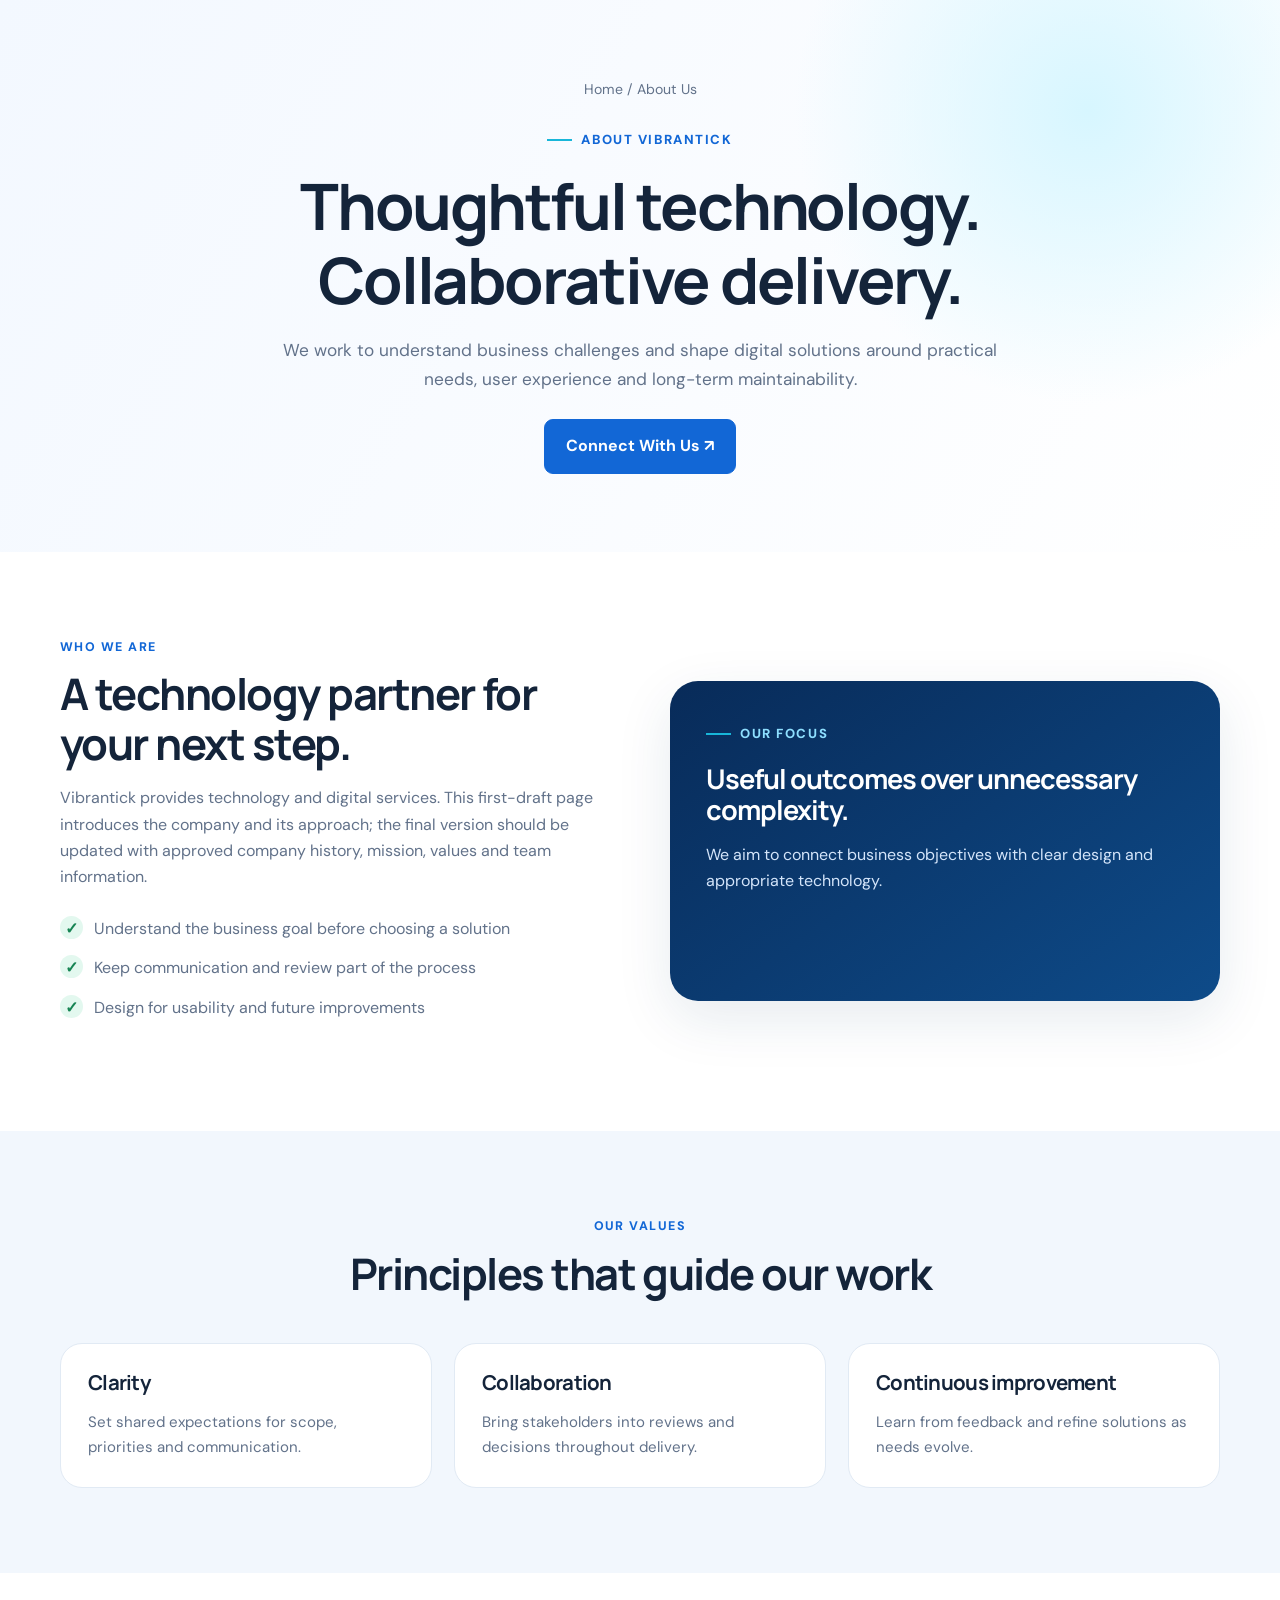
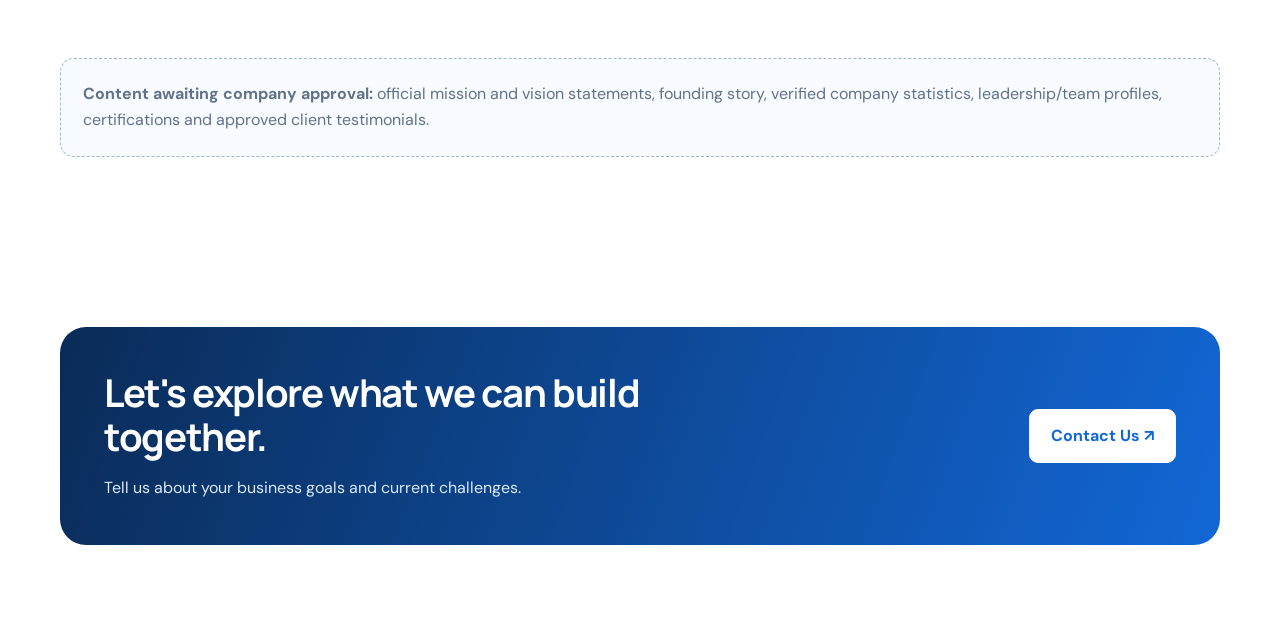
<file: about.html>
<!doctype html>
<html lang="en">

<head>
    <meta charset="utf-8">
    <meta name="viewport" content="width=device-width,initial-scale=1">
    <title>About Us | Vibrantick</title>
    <link rel="stylesheet" href="assets/css/style.css">
</head>

<body>
    <div data-site-header></div>
    <main>
        <section class="page-hero">
            <div class="container">
                <div class="breadcrumb"><a href="index.html">Home</a> / About Us</div>
                <div class="eyebrow">About Vibrantick</div>
                <h1>Thoughtful technology. Collaborative delivery.</h1>
                <p>We work to understand business challenges and shape digital solutions around practical needs, user
                    experience and long-term maintainability.</p><a class="btn" href="contact.html">Connect With Us
                    ↗</a>
            </div>
        </section>
        <section class="section">
            <div class="container split">
                <div>
                    <div class="kicker">Who we are</div>
                    <h2>A technology partner for your next step.</h2>
                    <p>Vibrantick provides technology and digital services. This first-draft page introduces the company
                        and its approach; the final version should be updated with approved company history, mission,
                        values and team information.</p>
                    <ul class="check-list">
                        <li>Understand the business goal before choosing a solution</li>
                        <li>Keep communication and review part of the process</li>
                        <li>Design for usability and future improvements</li>
                    </ul>
                </div>
                <div class="feature-panel">
                    <div>
                        <div class="eyebrow" style="color:#8edfff">Our focus</div>
                        <h3>Useful outcomes over unnecessary complexity.</h3>
                        <p>We aim to connect business objectives with clear design and appropriate technology.</p>
                    </div>
                </div>
            </div>
        </section>
        <section class="section section-soft">
            <div class="container">
                <div class="section-head">
                    <div class="kicker">Our values</div>
                    <h2>Principles that guide our work</h2>
                </div>
                <div class="grid-3">
                    <article class="card">
                        <h3>Clarity</h3>
                        <p>Set shared expectations for scope, priorities and communication.</p>
                    </article>
                    <article class="card">
                        <h3>Collaboration</h3>
                        <p>Bring stakeholders into reviews and decisions throughout delivery.</p>
                    </article>
                    <article class="card">
                        <h3>Continuous improvement</h3>
                        <p>Learn from feedback and refine solutions as needs evolve.</p>
                    </article>
                </div>
            </div>
        </section>
        <section class="section">
            <div class="container">
                <div class="empty-note"><b>Content awaiting company approval:</b> official mission and vision
                    statements, founding story, verified company statistics, leadership/team profiles, certifications
                    and approved client testimonials.</div>
            </div>
        </section>
        <section class="section">
            <div class="container">
                <div class="cta-band">
                    <div>
                        <h2>Let's explore what we can build together.</h2>
                        <p>Tell us about your business goals and current challenges.</p>
                    </div><a class="btn btn-light" href="contact.html">Contact Us ↗</a>
                </div>
            </div>
        </section>
    </main>
    <div data-site-footer></div>
    <script src="assets/js/components.js"></script>
</body>

</html>
</file>
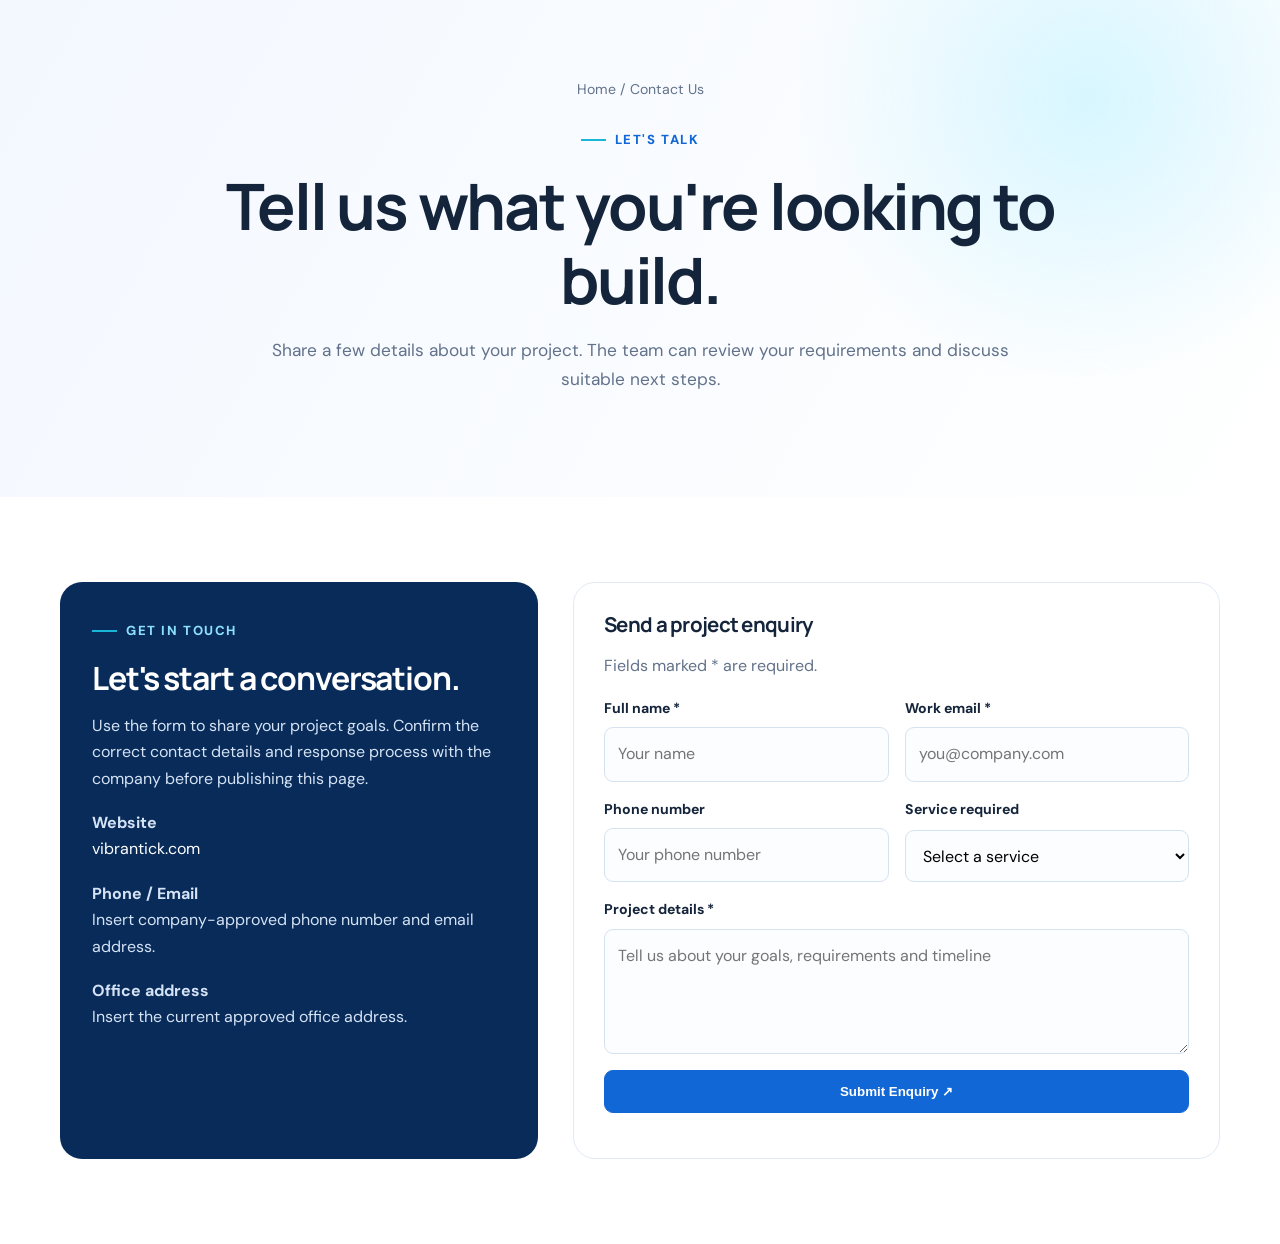
<file: contact.html>
<!doctype html><html lang="en"><head><meta charset="utf-8"><meta name="viewport" content="width=device-width,initial-scale=1"><title>Contact Us | Vibrantick</title><link rel="stylesheet" href="assets/css/style.css"></head><body><div data-site-header></div><main><section class="page-hero"><div class="container"><div class="breadcrumb"><a href="index.html">Home</a> / Contact Us</div><div class="eyebrow">Let's talk</div><h1>Tell us what you're looking to build.</h1><p>Share a few details about your project. The team can review your requirements and discuss suitable next steps.</p></div></section><section class="section"><div class="container contact-grid"><div class="contact-info"><div class="eyebrow" style="color:#8edfff">Get in touch</div><h2 style="font-size:2rem">Let's start a conversation.</h2><p>Use the form to share your project goals. Confirm the correct contact details and response process with the company before publishing this page.</p><p><b>Website</b><br><a href="https://vibrantick.com/">vibrantick.com</a></p><p><b>Phone / Email</b><br>Insert company-approved phone number and email address.</p><p><b>Office address</b><br>Insert the current approved office address.</p></div><form class="contact-form" data-demo-form><h3>Send a project enquiry</h3><p>Fields marked * are required.</p><div class="form-grid"><div class="field"><label for="name">Full name *</label><input id="name" name="name" required placeholder="Your name"></div><div class="field"><label for="email">Work email *</label><input id="email" name="email" type="email" required placeholder="you@company.com"></div><div class="field"><label for="phone">Phone number</label><input id="phone" name="phone" type="tel" placeholder="Your phone number"></div><div class="field"><label for="service">Service required</label><select id="service" name="service"><option value="">Select a service</option><option>Web Development</option><option>Mobile App Solutions</option><option>Custom Software</option><option>UI/UX Design</option><option>Cloud & Security</option><option>Growth & Marketing</option><option>Other</option></select></div><div class="field full"><label for="message">Project details *</label><textarea id="message" name="message" required placeholder="Tell us about your goals, requirements and timeline"></textarea></div><div class="field full"><button class="btn" type="submit">Submit Enquiry ↗</button><p data-form-message role="status" style="margin:8px 0 0"></p></div></div></form></div></section></main><div data-site-footer></div><script src="assets/js/components.js"></script></body></html>
</file>
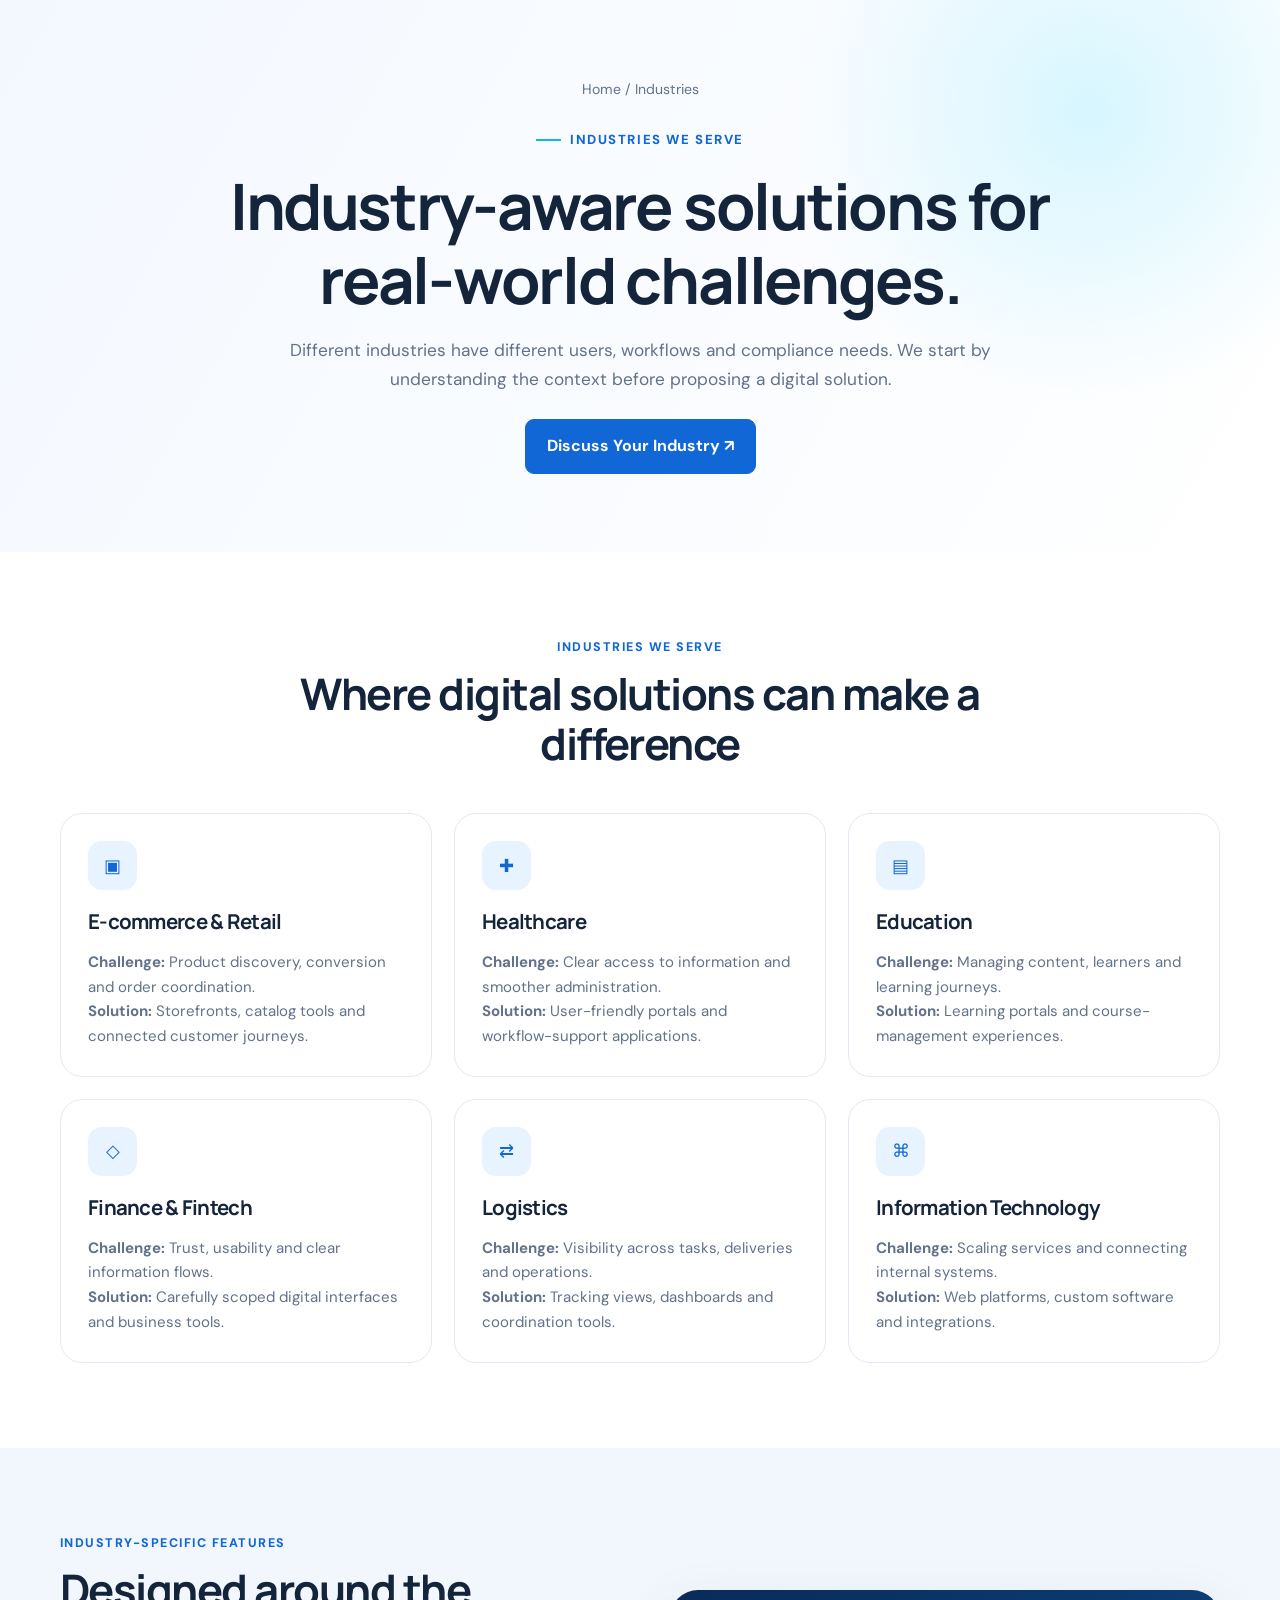
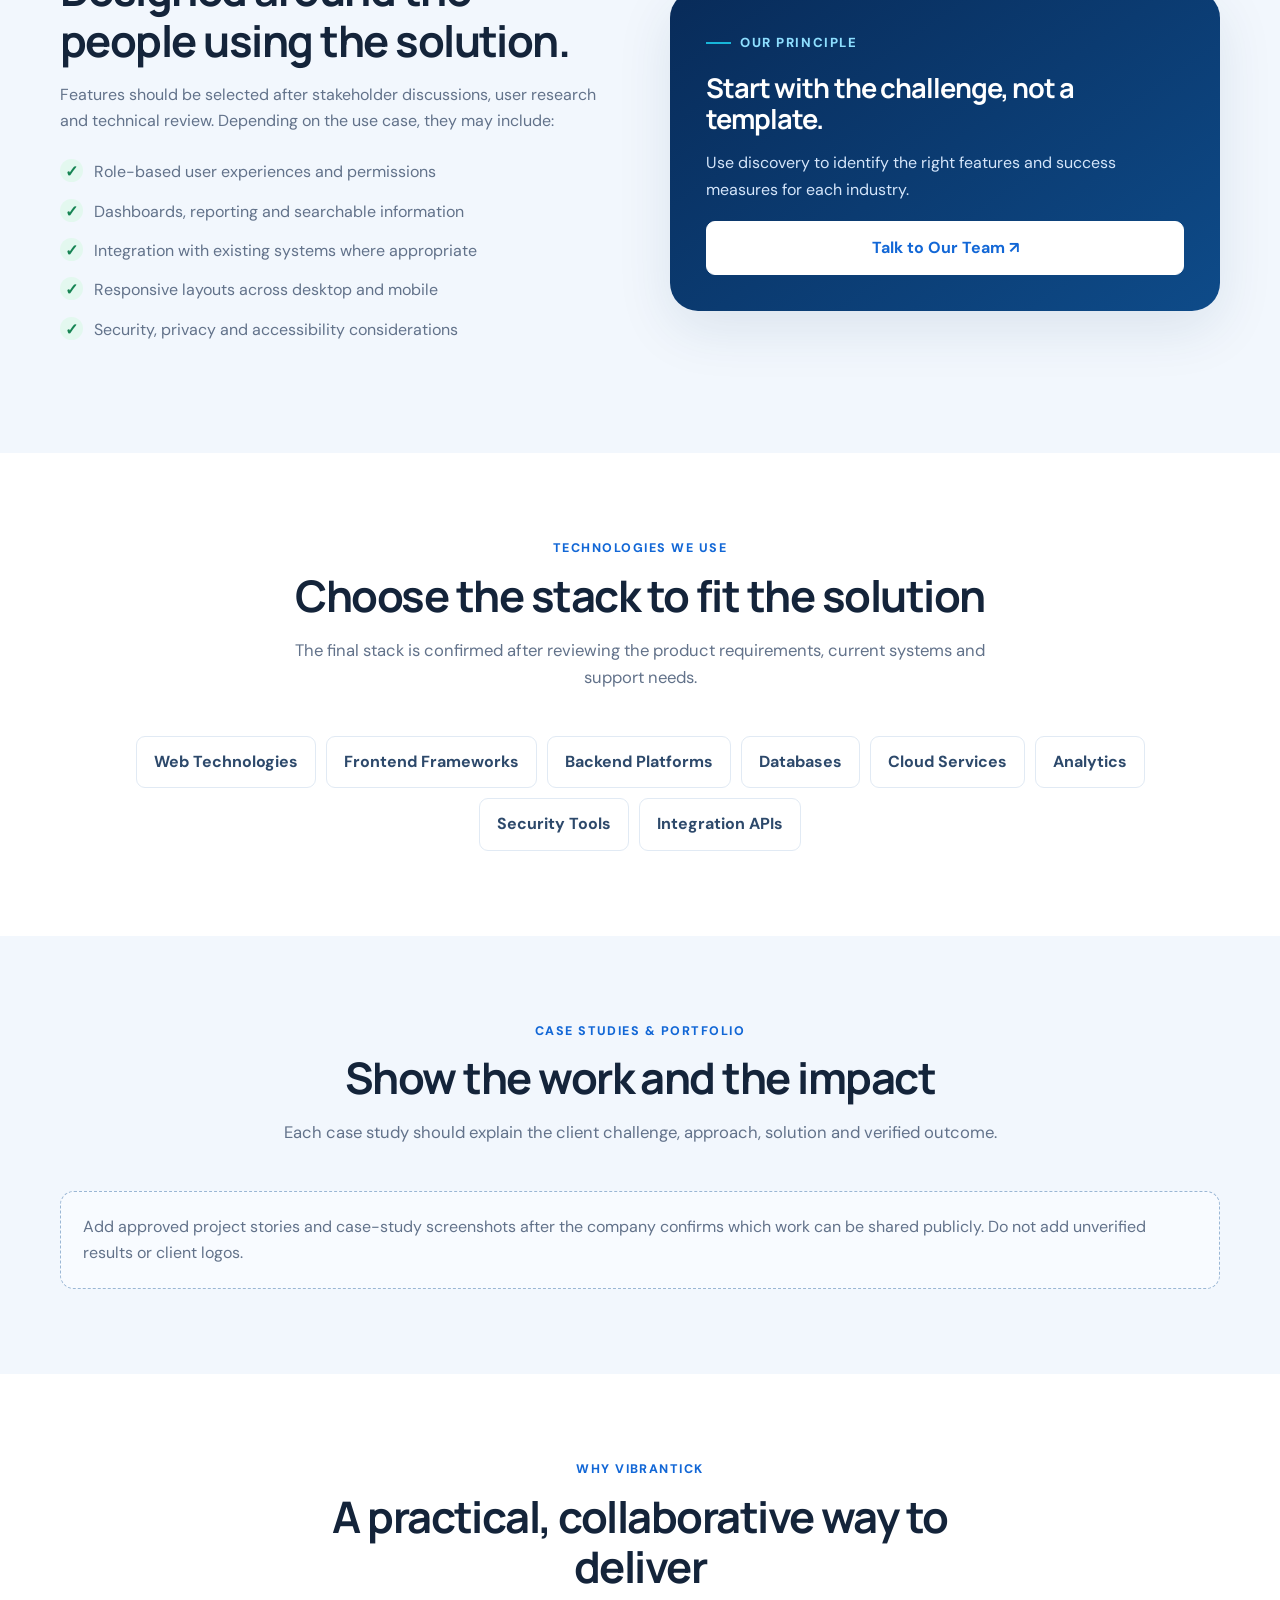
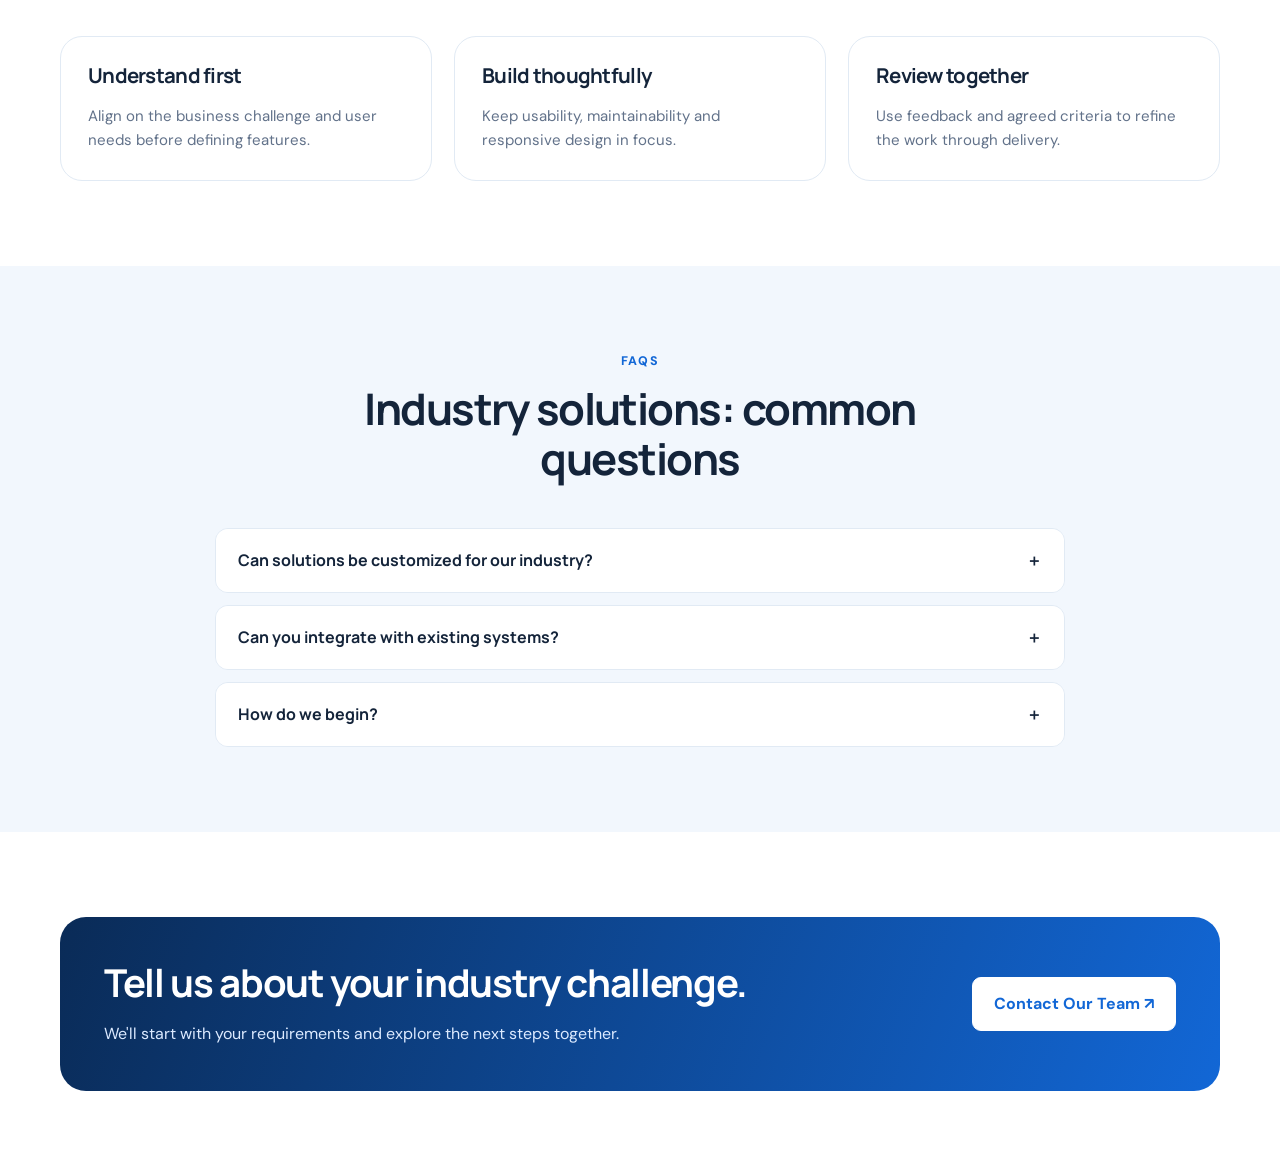
<file: industries.html>
<!doctype html><html lang="en"><head><meta charset="utf-8"><meta name="viewport" content="width=device-width,initial-scale=1"><title>Industries | Vibrantick</title><link rel="stylesheet" href="assets/css/style.css"></head><body><div data-site-header></div><main><section class="page-hero"><div class="container"><div class="breadcrumb"><a href="index.html">Home</a> / Industries</div><div class="eyebrow">Industries we serve</div><h1>Industry-aware solutions for real-world challenges.</h1><p>Different industries have different users, workflows and compliance needs. We start by understanding the context before proposing a digital solution.</p><a class="btn" href="contact.html">Discuss Your Industry ↗</a></div></section><section class="section"><div class="container"><div class="section-head"><div class="kicker">Industries we serve</div><h2>Where digital solutions can make a difference</h2></div><div class="grid-3"><article class="card industry-card"><div class="icon-box">▣</div><h3>E-commerce & Retail</h3><p><b>Challenge:</b> Product discovery, conversion and order coordination.</p><p><b>Solution:</b> Storefronts, catalog tools and connected customer journeys.</p></article><article class="card industry-card"><div class="icon-box">✚</div><h3>Healthcare</h3><p><b>Challenge:</b> Clear access to information and smoother administration.</p><p><b>Solution:</b> User-friendly portals and workflow-support applications.</p></article><article class="card industry-card"><div class="icon-box">▤</div><h3>Education</h3><p><b>Challenge:</b> Managing content, learners and learning journeys.</p><p><b>Solution:</b> Learning portals and course-management experiences.</p></article><article class="card industry-card"><div class="icon-box">◇</div><h3>Finance & Fintech</h3><p><b>Challenge:</b> Trust, usability and clear information flows.</p><p><b>Solution:</b> Carefully scoped digital interfaces and business tools.</p></article><article class="card industry-card"><div class="icon-box">⇄</div><h3>Logistics</h3><p><b>Challenge:</b> Visibility across tasks, deliveries and operations.</p><p><b>Solution:</b> Tracking views, dashboards and coordination tools.</p></article><article class="card industry-card"><div class="icon-box">⌘</div><h3>Information Technology</h3><p><b>Challenge:</b> Scaling services and connecting internal systems.</p><p><b>Solution:</b> Web platforms, custom software and integrations.</p></article></div></div></section><section class="section section-soft"><div class="container split"><div><div class="kicker">Industry-specific features</div><h2>Designed around the people using the solution.</h2><p>Features should be selected after stakeholder discussions, user research and technical review. Depending on the use case, they may include:</p><ul class="check-list"><li>Role-based user experiences and permissions</li><li>Dashboards, reporting and searchable information</li><li>Integration with existing systems where appropriate</li><li>Responsive layouts across desktop and mobile</li><li>Security, privacy and accessibility considerations</li></ul></div><div class="feature-panel"><div><div class="eyebrow" style="color:#8edfff">Our principle</div><h3>Start with the challenge, not a template.</h3><p>Use discovery to identify the right features and success measures for each industry.</p></div><a class="btn btn-light" href="contact.html">Talk to Our Team ↗</a></div></div></section><section class="section"><div class="container"><div class="section-head"><div class="kicker">Technologies we use</div><h2>Choose the stack to fit the solution</h2><p>The final stack is confirmed after reviewing the product requirements, current systems and support needs.</p></div><div class="tech-list"><span>Web Technologies</span><span>Frontend Frameworks</span><span>Backend Platforms</span><span>Databases</span><span>Cloud Services</span><span>Analytics</span><span>Security Tools</span><span>Integration APIs</span></div></div></section><section class="section section-soft"><div class="container"><div class="section-head"><div class="kicker">Case studies & portfolio</div><h2>Show the work and the impact</h2><p>Each case study should explain the client challenge, approach, solution and verified outcome.</p></div><div class="empty-note">Add approved project stories and case-study screenshots after the company confirms which work can be shared publicly. Do not add unverified results or client logos.</div></div></section><section class="section"><div class="container"><div class="section-head"><div class="kicker">Why Vibrantick</div><h2>A practical, collaborative way to deliver</h2></div><div class="grid-3"><article class="card"><h3>Understand first</h3><p>Align on the business challenge and user needs before defining features.</p></article><article class="card"><h3>Build thoughtfully</h3><p>Keep usability, maintainability and responsive design in focus.</p></article><article class="card"><h3>Review together</h3><p>Use feedback and agreed criteria to refine the work through delivery.</p></article></div></div></section><section class="section section-soft"><div class="container"><div class="section-head"><div class="kicker">FAQs</div><h2>Industry solutions: common questions</h2></div><div class="faq-list"><div class="faq-item"><button class="faq-question" aria-expanded="false">Can solutions be customized for our industry?<span>＋</span></button><div class="faq-answer"><p>Yes. The scope should be based on your workflows, users, existing tools and any relevant regulatory requirements.</p></div></div><div class="faq-item"><button class="faq-question" aria-expanded="false">Can you integrate with existing systems?<span>＋</span></button><div class="faq-answer"><p>Integration options can be assessed once the current systems, APIs and access requirements are understood.</p></div></div><div class="faq-item"><button class="faq-question" aria-expanded="false">How do we begin?<span>＋</span></button><div class="faq-answer"><p>Share your industry, business challenge and goals through the contact form to start a discovery discussion.</p></div></div></div></div></section><section class="section"><div class="container"><div class="cta-band"><div><h2>Tell us about your industry challenge.</h2><p>We'll start with your requirements and explore the next steps together.</p></div><a class="btn btn-light" href="contact.html">Contact Our Team ↗</a></div></div></section></main><div data-site-footer></div><script src="assets/js/components.js"></script></body></html>
</file>
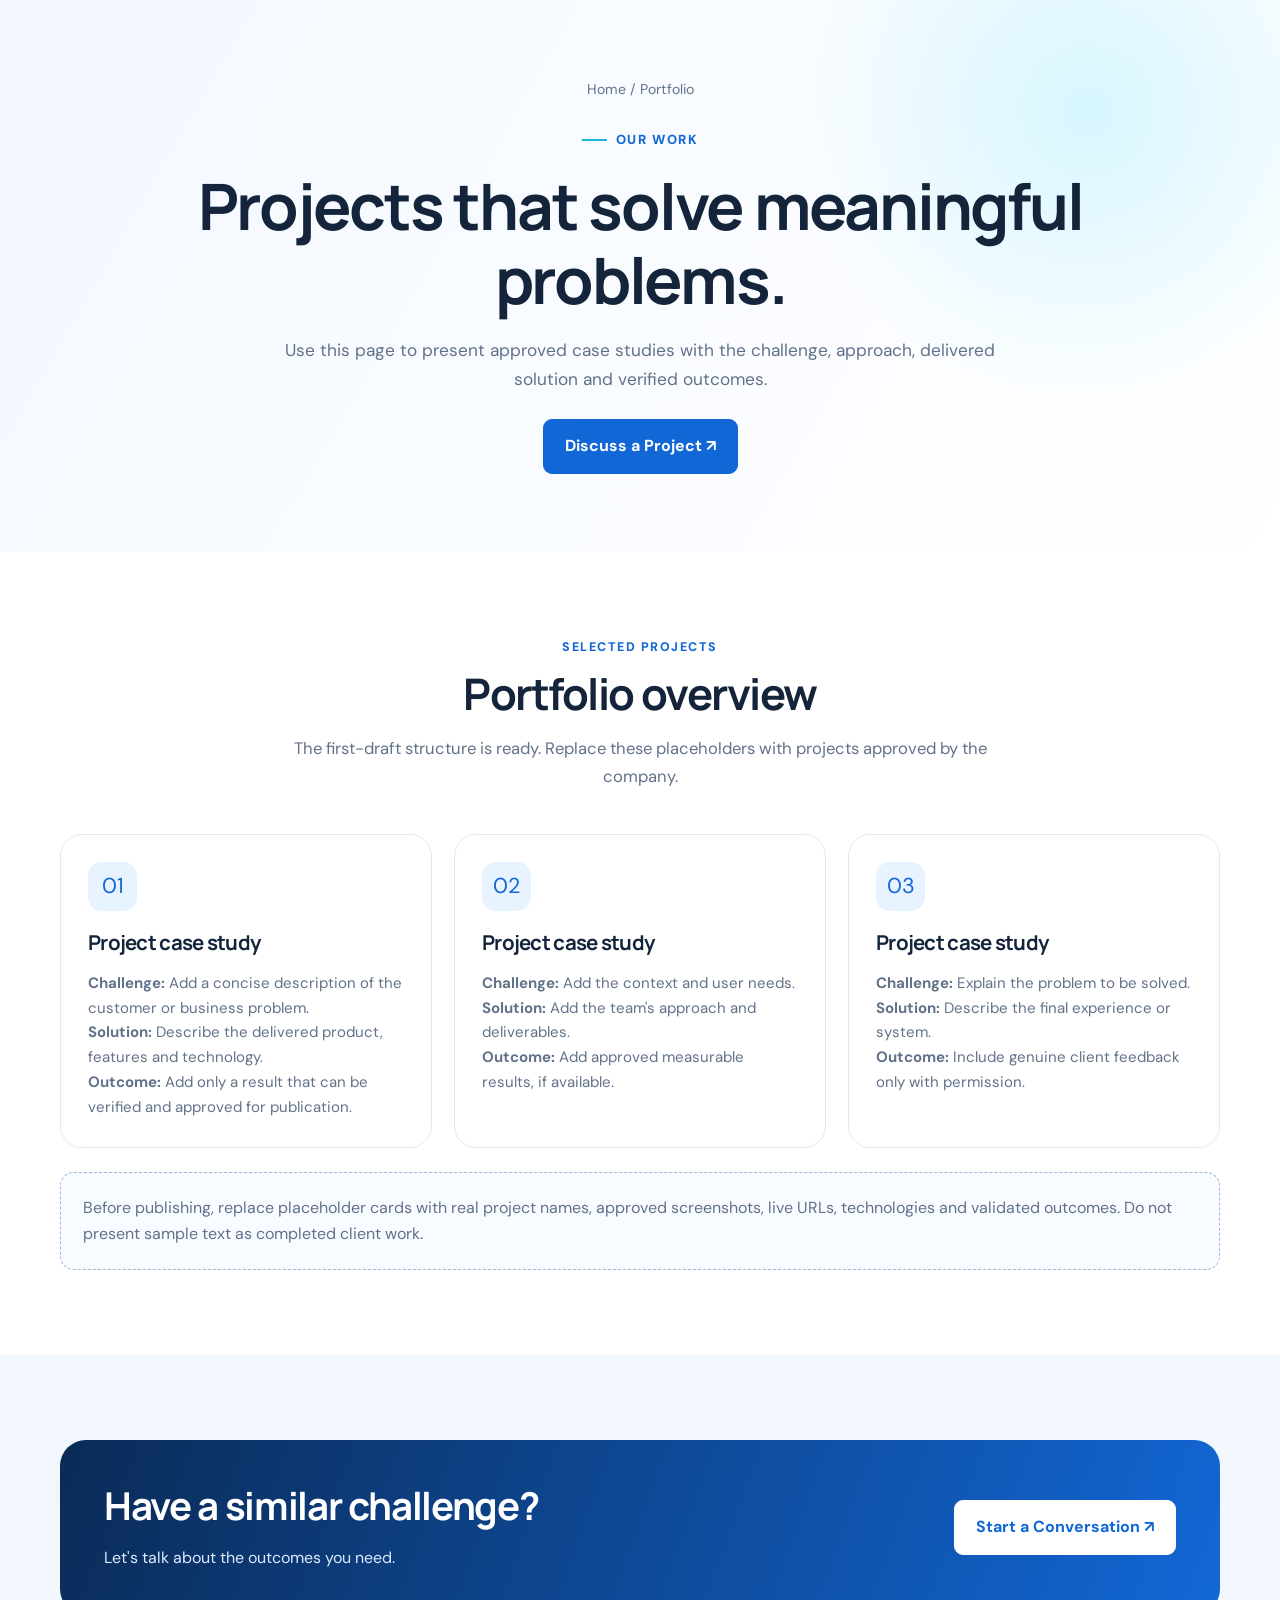
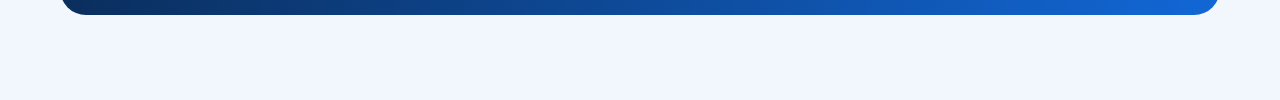
<file: portfolio.html>
<!doctype html><html lang="en"><head><meta charset="utf-8"><meta name="viewport" content="width=device-width,initial-scale=1"><title>Portfolio | Vibrantick</title><link rel="stylesheet" href="assets/css/style.css"></head><body><div data-site-header></div><main><section class="page-hero"><div class="container"><div class="breadcrumb"><a href="index.html">Home</a> / Portfolio</div><div class="eyebrow">Our work</div><h1>Projects that solve meaningful problems.</h1><p>Use this page to present approved case studies with the challenge, approach, delivered solution and verified outcomes.</p><a class="btn" href="contact.html">Discuss a Project ↗</a></div></section><section class="section"><div class="container"><div class="section-head"><div class="kicker">Selected projects</div><h2>Portfolio overview</h2><p>The first-draft structure is ready. Replace these placeholders with projects approved by the company.</p></div><div class="grid-3"><article class="card"><div class="icon-box">01</div><h3>Project case study</h3><p><b>Challenge:</b> Add a concise description of the customer or business problem.</p><p><b>Solution:</b> Describe the delivered product, features and technology.</p><p><b>Outcome:</b> Add only a result that can be verified and approved for publication.</p></article><article class="card"><div class="icon-box">02</div><h3>Project case study</h3><p><b>Challenge:</b> Add the context and user needs.</p><p><b>Solution:</b> Add the team's approach and deliverables.</p><p><b>Outcome:</b> Add approved measurable results, if available.</p></article><article class="card"><div class="icon-box">03</div><h3>Project case study</h3><p><b>Challenge:</b> Explain the problem to be solved.</p><p><b>Solution:</b> Describe the final experience or system.</p><p><b>Outcome:</b> Include genuine client feedback only with permission.</p></article></div><div class="empty-note" style="margin-top:24px">Before publishing, replace placeholder cards with real project names, approved screenshots, live URLs, technologies and validated outcomes. Do not present sample text as completed client work.</div></div></section><section class="section section-soft"><div class="container"><div class="cta-band"><div><h2>Have a similar challenge?</h2><p>Let's talk about the outcomes you need.</p></div><a class="btn btn-light" href="contact.html">Start a Conversation ↗</a></div></div></section></main><div data-site-footer></div><script src="assets/js/components.js"></script></body></html>
</file>
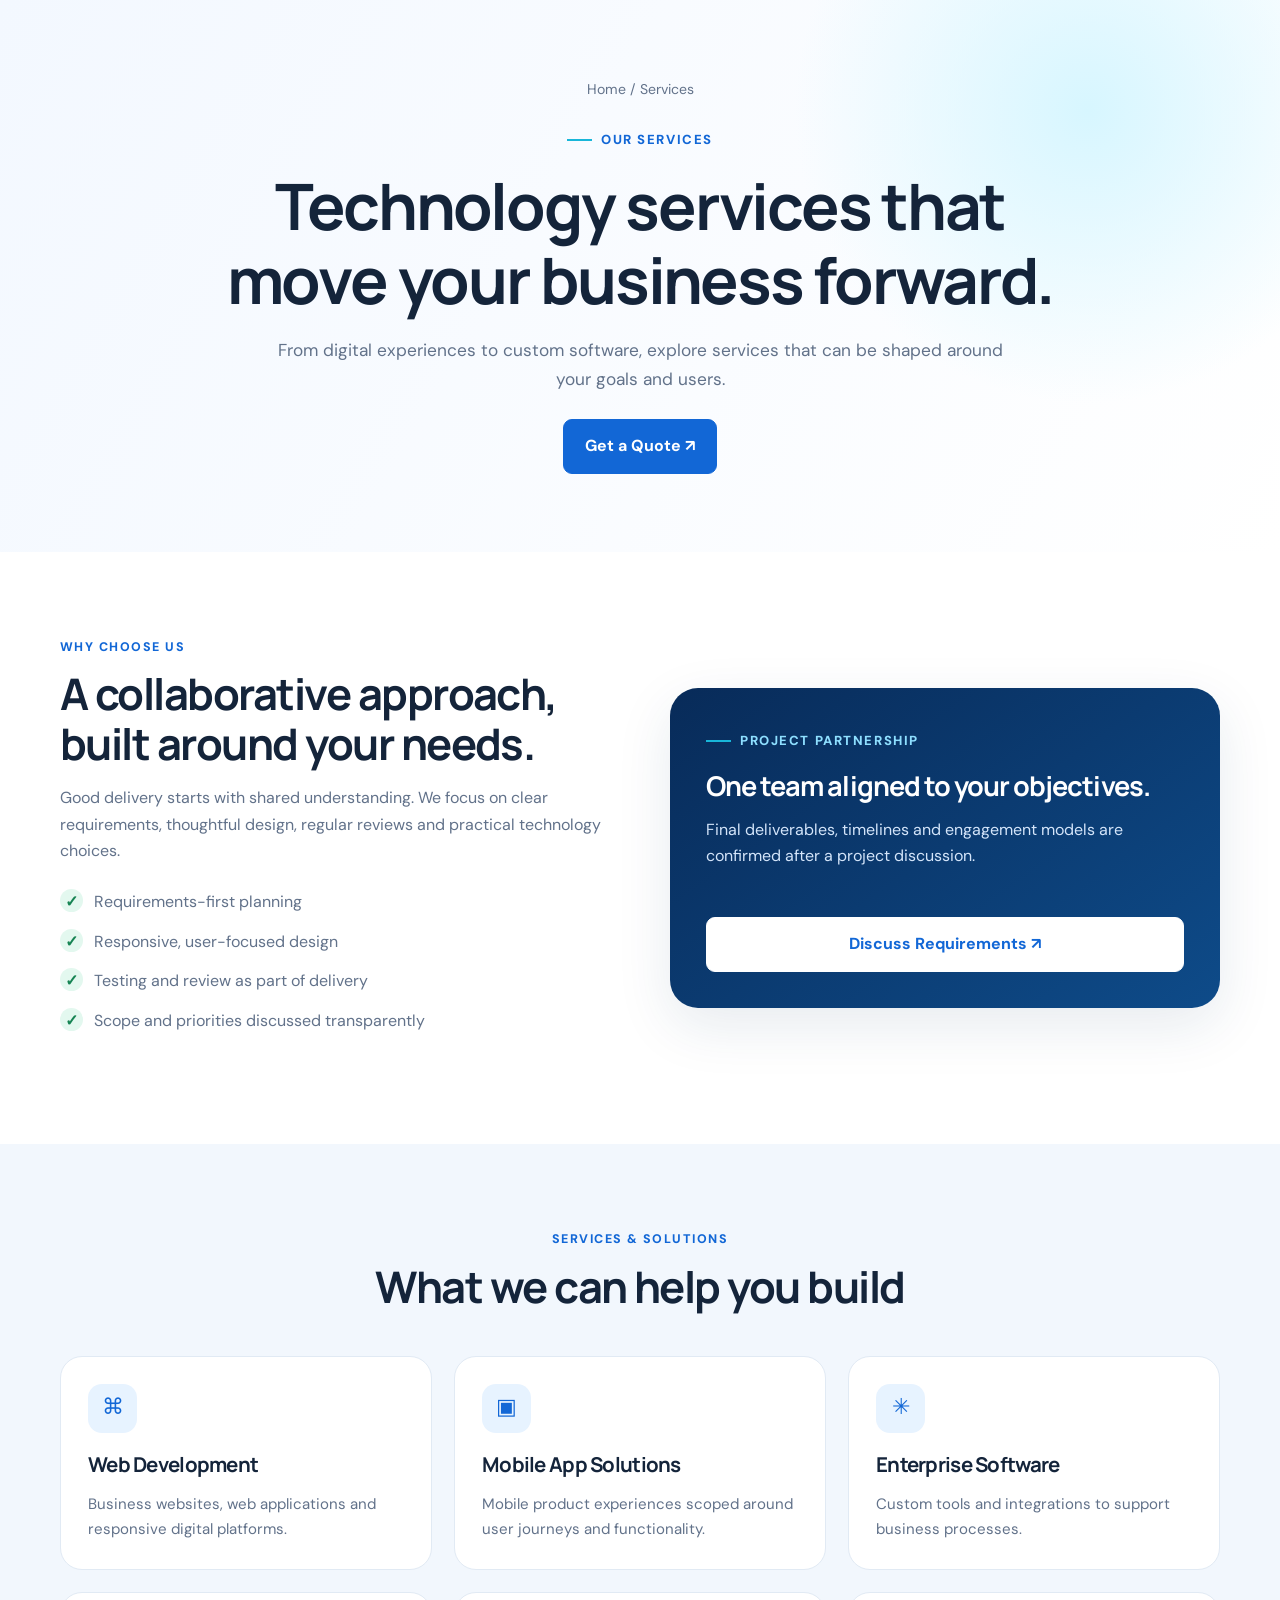
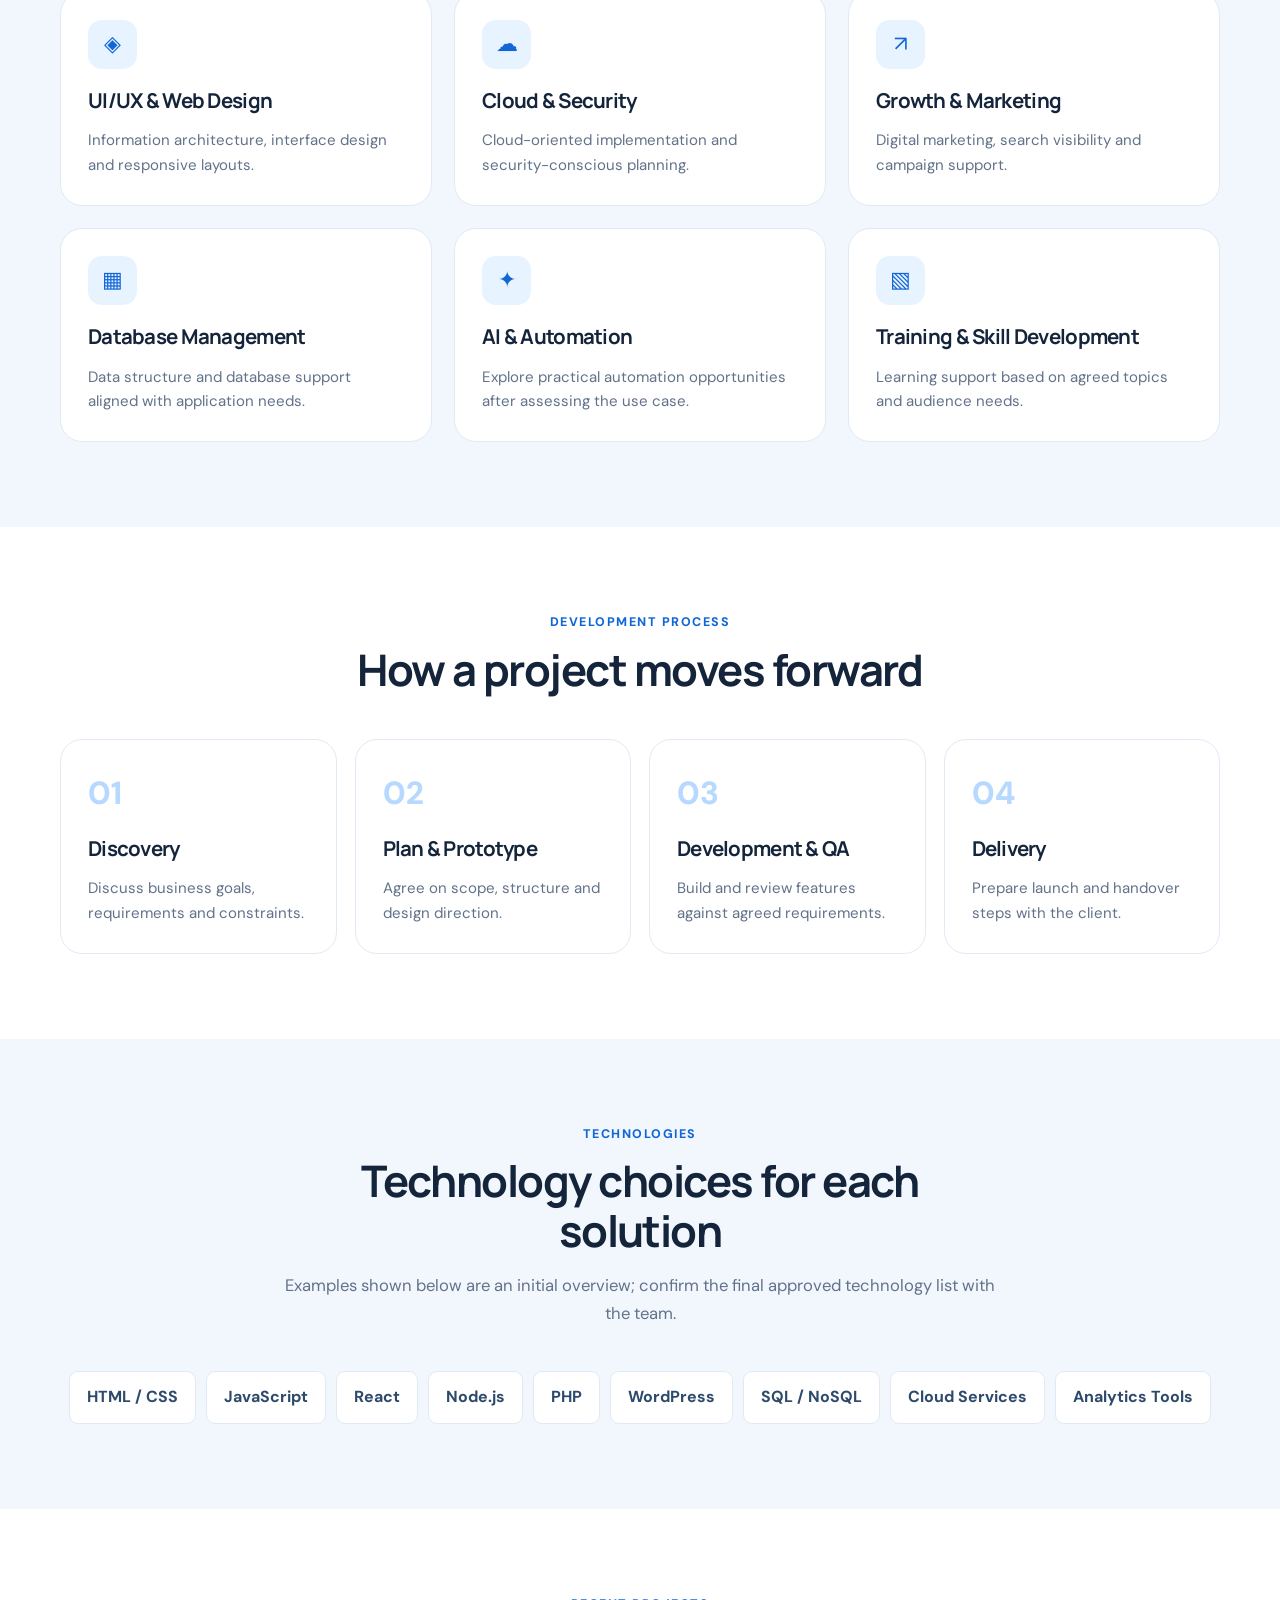
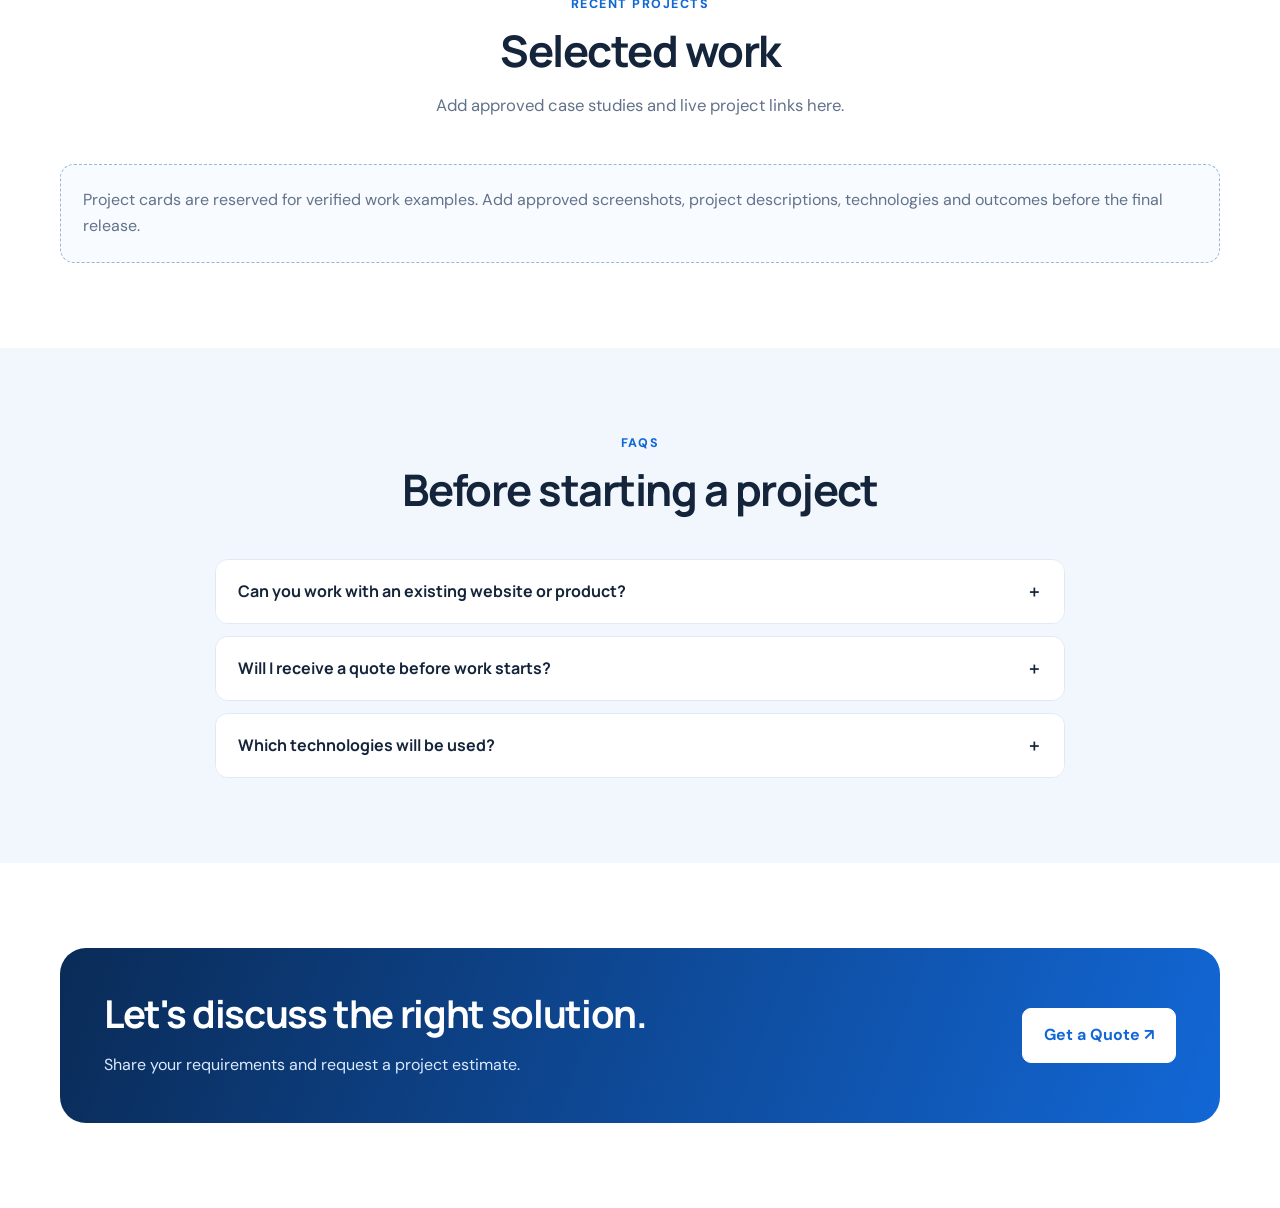
<file: services.html>
<!doctype html>
<html lang="en">

<head>
    <meta charset="utf-8">
    <meta name="viewport" content="width=device-width,initial-scale=1">
    <title>Services | Vibrantick</title>
    <link rel="stylesheet" href="assets/css/style.css">
</head>

<body>
    <div data-site-header></div>
    <main>
        <section class="page-hero">
            <div class="container">
                <div class="breadcrumb"><a href="index.html">Home</a> / Services</div>
                <div class="eyebrow">Our services</div>
                <h1>Technology services that move your business forward.</h1>
                <p>From digital experiences to custom software, explore services that can be shaped around your goals
                    and users.</p><a class="btn" href="contact.html">Get a Quote ↗</a>
            </div>
        </section>
        <section class="section">
            <div class="container split">
                <div>
                    <div class="kicker">Why choose us</div>
                    <h2>A collaborative approach, built around your needs.</h2>
                    <p>Good delivery starts with shared understanding. We focus on clear requirements, thoughtful
                        design, regular reviews and practical technology choices.</p>
                    <ul class="check-list">
                        <li>Requirements-first planning</li>
                        <li>Responsive, user-focused design</li>
                        <li>Testing and review as part of delivery</li>
                        <li>Scope and priorities discussed transparently</li>
                    </ul>
                </div>
                <div class="feature-panel">
                    <div>
                        <div class="eyebrow" style="color:#8edfff">Project partnership</div>
                        <h3>One team aligned to your objectives.</h3>
                        <p>Final deliverables, timelines and engagement models are confirmed after a project discussion.
                        </p>
                    </div><a class="btn btn-light" href="contact.html">Discuss Requirements ↗</a>
                </div>
            </div>
        </section>
        <section class="section section-soft">
            <div class="container">
                <div class="section-head">
                    <div class="kicker">Services & solutions</div>
                    <h2>What we can help you build</h2>
                </div>
                <div class="grid-3">
                    <article class="card" id="web">
                        <div class="icon-box">⌘</div>
                        <h3>Web Development</h3>
                        <p>Business websites, web applications and responsive digital platforms.</p>
                    </article>
                    <article class="card" id="mobile">
                        <div class="icon-box">▣</div>
                        <h3>Mobile App Solutions</h3>
                        <p>Mobile product experiences scoped around user journeys and functionality.</p>
                    </article>
                    <article class="card" id="software">
                        <div class="icon-box">✳</div>
                        <h3>Enterprise Software</h3>
                        <p>Custom tools and integrations to support business processes.</p>
                    </article>
                    <article class="card" id="design">
                        <div class="icon-box">◈</div>
                        <h3>UI/UX & Web Design</h3>
                        <p>Information architecture, interface design and responsive layouts.</p>
                    </article>
                    <article class="card" id="cloud">
                        <div class="icon-box">☁</div>
                        <h3>Cloud & Security</h3>
                        <p>Cloud-oriented implementation and security-conscious planning.</p>
                    </article>
                    <article class="card" id="marketing">
                        <div class="icon-box">↗</div>
                        <h3>Growth & Marketing</h3>
                        <p>Digital marketing, search visibility and campaign support.</p>
                    </article>
                    <article class="card">
                        <div class="icon-box">▦</div>
                        <h3>Database Management</h3>
                        <p>Data structure and database support aligned with application needs.</p>
                    </article>
                    <article class="card">
                        <div class="icon-box">✦</div>
                        <h3>AI & Automation</h3>
                        <p>Explore practical automation opportunities after assessing the use case.</p>
                    </article>
                    <article class="card">
                        <div class="icon-box">▧</div>
                        <h3>Training & Skill Development</h3>
                        <p>Learning support based on agreed topics and audience needs.</p>
                    </article>
                </div>
            </div>
        </section>
        <section class="section">
            <div class="container">
                <div class="section-head">
                    <div class="kicker">Development process</div>
                    <h2>How a project moves forward</h2>
                </div>
                <div class="grid-4">
                    <article class="card">
                        <div class="process-num">01</div>
                        <h3>Discovery</h3>
                        <p>Discuss business goals, requirements and constraints.</p>
                    </article>
                    <article class="card">
                        <div class="process-num">02</div>
                        <h3>Plan & Prototype</h3>
                        <p>Agree on scope, structure and design direction.</p>
                    </article>
                    <article class="card">
                        <div class="process-num">03</div>
                        <h3>Development & QA</h3>
                        <p>Build and review features against agreed requirements.</p>
                    </article>
                    <article class="card">
                        <div class="process-num">04</div>
                        <h3>Delivery</h3>
                        <p>Prepare launch and handover steps with the client.</p>
                    </article>
                </div>
            </div>
        </section>
        <section class="section section-soft">
            <div class="container">
                <div class="section-head">
                    <div class="kicker">Technologies</div>
                    <h2>Technology choices for each solution</h2>
                    <p>Examples shown below are an initial overview; confirm the final approved technology list with the
                        team.</p>
                </div>
                <div class="tech-list"><span>HTML /
                        CSS</span><span>JavaScript</span><span>React</span><span>Node.js</span><span>PHP</span><span>WordPress</span><span>SQL
                        / NoSQL</span><span>Cloud Services</span><span>Analytics Tools</span></div>
            </div>
        </section>
        <section class="section">
            <div class="container">
                <div class="section-head">
                    <div class="kicker">Recent projects</div>
                    <h2>Selected work</h2>
                    <p>Add approved case studies and live project links here.</p>
                </div>
                <div class="empty-note">Project cards are reserved for verified work examples. Add approved screenshots,
                    project descriptions, technologies and outcomes before the final release.</div>
            </div>
        </section>
        <section class="section section-soft">
            <div class="container">
                <div class="section-head">
                    <div class="kicker">FAQs</div>
                    <h2>Before starting a project</h2>
                </div>
                <div class="faq-list">
                    <div class="faq-item"><button class="faq-question" aria-expanded="false">Can you work with an
                            existing website or product?<span>＋</span></button>
                        <div class="faq-answer">
                            <p>Yes, existing code and requirements can be reviewed first to define a suitable
                                improvement plan.</p>
                        </div>
                    </div>
                    <div class="faq-item"><button class="faq-question" aria-expanded="false">Will I receive a quote
                            before work starts?<span>＋</span></button>
                        <div class="faq-answer">
                            <p>The project scope, estimated effort and commercial terms should be agreed before work
                                begins.</p>
                        </div>
                    </div>
                    <div class="faq-item"><button class="faq-question" aria-expanded="false">Which technologies will be
                            used?<span>＋</span></button>
                        <div class="faq-answer">
                            <p>Technology selection depends on requirements, existing systems, security and
                                maintainability.</p>
                        </div>
                    </div>
                </div>
            </div>
        </section>
        <section class="section">
            <div class="container">
                <div class="cta-band">
                    <div>
                        <h2>Let's discuss the right solution.</h2>
                        <p>Share your requirements and request a project estimate.</p>
                    </div><a class="btn btn-light" href="contact.html">Get a Quote ↗</a>
                </div>
            </div>
        </section>
    </main>
    <div data-site-footer></div>
    <script src="assets/js/components.js"></script>
</body>

</html>
</file>
<file: assets/css/style.css>
@import url('https://fonts.googleapis.com/css2?family=DM+Sans:wght@400;500;600;700&family=Manrope:wght@400;500;600;700;800&display=swap');

:root {
    --navy: #082b59;
    --blue: #1267d6;
    --cyan: #18b6d9;
    --ink: #14243a;
    --muted: #62728a;
    --pale: #f2f7fd;
    --line: #e1eaf4;
    --white: #fff;
    --radius: 22px;
    --shadow: 0 18px 55px rgba(16, 54, 100, .10)
}

* {
    box-sizing: border-box
}

html {
    scroll-behavior: smooth;
    scroll-padding-top: 90px
}

body {
    margin: 0;
    font-family: 'DM Sans', sans-serif;
    color: var(--ink);
    line-height: 1.65
}

h1,
h2,
h3,
h4 {
    font-family: Manrope, sans-serif;
    line-height: 1.15;
    margin: 0 0 16px;
    letter-spacing: -.035em
}

h1 {
    font-size: clamp(2.5rem, 5vw, 4.6rem)
}

h2 {
    font-size: clamp(2rem, 3.4vw, 3rem)
}

h3 {
    font-size: 1.28rem
}

p {
    margin: 0 0 18px;
    color: var(--muted)
}

a {
    text-decoration: none;
    color: inherit
}

.container {
    width: min(1160px, 92%);
    margin: auto
}

/* TOPBAR */
.topbar {
  min-height: 95px;
  padding: 16px 5%;
  background: #0868d7;
  color: #fff;
  display: flex;
  align-items: center;
  justify-content: space-between;
  gap: 20px;
  font-family: Arial, sans-serif;
}

.topbar a {
  color: #fff;
  text-decoration: none;
  font-weight: 600;
}

.topbar-left,
.topbar-right,
.certifications,
.social-links {
  display: flex;
  align-items: center;
  gap: 13px;
}

.topbar-left {
  flex-wrap: wrap;
}

.certifications {
  font-size: 19px;
  font-weight: bold;
}

.iso-logo {
  font-size: 15px;
  border: 1px solid rgba(255,255,255,.7);
  border-radius: 50%;
  padding: 9px 5px;
}

.topbar-email,
.topbar-right {
  font-size: 16px;
}

.topbar-right {
  flex-wrap: wrap;
  justify-content: flex-end;
}

.top-divider {
  opacity: .8;
}

.social-links {
  gap: 22px;
}

.social-links a {
  font-size: 16px;
}

/* MAIN NAVBAR */
.main-navbar {
  min-height: 106px;
  background: #fff;
  padding: 15px 4%;
  display: flex;
  align-items: center;
  justify-content: space-between;
  gap: 25px;
  position: sticky;
  top: 0;
  z-index: 1000;
  box-shadow: 0 3px 12px rgba(0,0,0,.05);
}

.brand-logo {
  flex-shrink: 0;
  display: flex;
  align-items: center;
}

.brand-logo img {
  display: block;
  width: 180px;
  max-height: 70px;
  object-fit: contain;
}

.nav-menu {
  display: flex;
  align-items: center;
  justify-content: space-between;
  gap: 25px;
  flex: 1;
  margin-left: 40px;
}

.nav-menu a {
  text-decoration: none;
}

.nav-home,
.nav-link {
  color: #101010;
  font-size: 15px;
  font-weight: 600;
  letter-spacing: .5px;
  white-space: nowrap;
}

.nav-home {
  color: #0768dd;
}

.nav-dropdown {
  position: relative;
  padding: 15px 0;
}

.nav-link {
  display: flex;
  align-items: center;
  gap: 8px;
}

.down-arrow {
  width: 0;
  height: 0;
  border-left: 5px solid transparent;
  border-right: 5px solid transparent;
  border-top: 6px solid #111;
}

.dropdown-menu {
  display: none;
  position: absolute;
  top: 100%;
  left: -12px;
  min-width: 205px;
  background: #fff;
  padding: 10px 0;
  box-shadow: 0 8px 25px rgba(0,0,0,.13);
  border-radius: 5px;
}

.dropdown-menu a {
  display: block;
  padding: 12px 16px;
  color: #222;
  font-size: 14px;
}

.dropdown-menu a:hover {
  background: #edf6ff;
  color: #0768dd;
}

.nav-dropdown:hover .dropdown-menu,
.nav-dropdown:focus-within .dropdown-menu {
  display: block;
}

/* AI BUTTON */
.ai-button {
  min-width: 134px;
  min-height: 58px;
  padding: 0 22px;
  border-radius: 40px;
  background: linear-gradient(110deg, #0874e5, #00c5f5);
  color: #fff;
  display: flex;
  align-items: center;
  justify-content: center;
  gap: 10px;
  font-size: 18px;
  font-weight: 700;
  box-shadow: 0 5px 15px rgba(0,125,230,.2);
  white-space: nowrap;
}


/* ==========================================
   SERVICES MEGA MENU - VIBRANTICK
========================================== */

.services-dropdown {
  position: static;
}

.services-link {
  display: inline-flex;
  align-items: center;
  gap: 8px;
  padding: 18px 12px;
  color: #111111;
  text-decoration: none;
  font-size: 15px;
  font-weight: 600;
  white-space: nowrap;
}

.services-link .arrow {
  width: 8px;
  height: 8px;
  border-right: 2px solid currentColor;
  border-bottom: 2px solid currentColor;
  transform: rotate(45deg);
  margin-top: -4px;
  transition: transform 0.2s ease;
}

/* Rotate arrow on hover */
.services-dropdown:hover .services-link .arrow {
  transform: rotate(225deg);
  margin-top: 4px;
}

/* MEGA MENU CONTAINER */
.services-mega-menu {
  display: none;
  position: absolute;
  top: 100%;
  left: 50%;
  transform: translateX(-50%);

  width: min(950px, 97vw);
  max-height: calc(100vh - 120px);
  overflow-y: auto;

  padding: 20px 32px 22px;
  background: #ffffff;

  border-top: 3px solid #0875dc;
  border-radius: 0 0 6px 6px;
  box-shadow: 0 12px 35px rgba(0, 0, 0, 0.13);

  z-index: 9999;
  box-sizing: border-box;
}

/* SHOW MENU ON HOVER */
.services-dropdown:hover .services-mega-menu,
.services-dropdown:focus-within .services-mega-menu {
  display: block;
}

/* MAIN HEADING */
.services-mega-menu > h2 {
  margin: 0 0 12px;
  color: #203548;
  font-size: 24px;
  font-weight: 700;
  line-height: 1.3;
}

/* TWO-BY-TWO GRID */
.problems-grid {
  display: grid;
  grid-template-columns: repeat(2, minmax(0, 1fr));
  width: 100%;
}

/* CATEGORY BOX */
.problem-category {
  min-width: 0;
  padding: 13px 18px;
  box-sizing: border-box;
}

/* VERTICAL DIVIDER */
.problem-category:nth-child(odd) {
  border-right: 1px solid #e1e3e5;
}

/* HORIZONTAL DIVIDER */
.problem-category:nth-child(-n+2) {
  border-bottom: 1px solid #e1e3e5;
}

/* RIGHT COLUMN SPACING */
.problem-category:nth-child(even) {
  padding-left: 30px;
}

/* CATEGORY HEADING */
.problem-category h3 {
  margin: 0 0 7px;
  color: #203548;
  font-size: 18px;
  font-weight: 700;
  line-height: 1.4;
}

/* SERVICE ROW */
.problem-item {
  display: flex;
  align-items: center;
  gap: 16px;

  min-height: 40px;
  padding: 7px 0;

  color: #24394c;
  font-size: 16px;
  font-weight: 400;
  line-height: 1.4;

  text-decoration: none;
  transition: color 0.2s ease;
}

/* PROFESSIONAL ICONS */
.problem-item i {
  display: inline-flex;
  align-items: center;
  justify-content: center;

  width: 25px;
  min-width: 25px;

  color: #586e80;
  font-size: 21px;
  text-align: center;

  transition: color 0.2s ease,
              transform 0.2s ease;
}

/* HOVER EFFECT */
.problem-item:hover {
  color: #0875dc;
}

.problem-item:hover i {
  color: #0875dc;
  transform: translateY(-2px);
}

/* ==========================================
   MEDIUM SCREENS
========================================== */

@media (max-width: 1100px) {
  .services-mega-menu {
    width: 96vw;
    padding: 18px 22px;
  }

  .problem-category {
    padding: 12px;
  }

  .problem-category:nth-child(even) {
    padding-left: 20px;
  }

  .problem-item {
    gap: 12px;
    font-size: 15px;
  }

  .problem-category h3 {
    font-size: 17px;
  }
}

/* ==========================================
   MOBILE SCREENS
========================================== */

@media (max-width: 900px) {
  .services-dropdown {
    position: relative;
  }

  .services-mega-menu {
    position: static;
    transform: none;
    width: 100%;
    max-height: 65vh;
    overflow-y: auto;

    padding: 15px;
    border-top: 1px solid #eeeeee;
    border-radius: 0;
    box-shadow: none;
  }

  .services-mega-menu > h2 {
    font-size: 22px;
    margin-bottom: 10px;
  }

  .problems-grid {
    grid-template-columns: 1fr;
  }

  .problem-category,
  .problem-category:nth-child(odd),
  .problem-category:nth-child(even),
  .problem-category:nth-child(-n+2) {
    padding: 15px 5px;
    border-right: none;
    border-bottom: 1px solid #e1e3e5;
  }

  .problem-category:last-child {
    border-bottom: none;
  }

  .problem-category h3 {
    font-size: 17px;
  }

  .problem-item {
    min-height: 38px;
    font-size: 15px;
  }
}

/* SMALL MOBILE */
@media (max-width: 480px) {
  .services-mega-menu {
    padding: 12px;
  }

  .services-mega-menu > h2 {
    font-size: 20px;
  }

  .problem-category h3 {
    font-size: 16px;
  }

  .problem-item {
    gap: 12px;
    font-size: 14px;
  }

  .problem-item i {
    font-size: 19px;
  }
}


/* TECHNOLOGY NAVBAR */
.technology-dropdown {
  position: static;
}

.technology-link {
  display: inline-flex;
  align-items: center;
  gap: 7px;
  color: #000000;
  font-size: 15px;
  font-weight: 600;
  text-decoration: none;
}

.tech-arrow {
  width: 7px;
  height: 7px;
  border-right: 1.5px solid currentColor;
  border-bottom: 1.5px solid currentColor;
  transform: rotate(45deg);
  margin-top: -4px;
}

/* MEGA MENU PANEL */
.technology-mega-menu {
  display: none;
  position: absolute;
  top: 100%;
  left: 50%;
  transform: translateX(-50%);
  width: min(1650px, 93vw);
  box-sizing: border-box;
  padding: 42px 50px;
  background: #fff;
  border: 1px solid #d5d5f4;
  border-radius: 20px;
  box-shadow: 0 12px 35px rgba(0, 0, 0, 0.12);
  z-index: 9999;

  grid-template-columns: repeat(5, minmax(0, 1fr));
  column-gap: 35px;
}

/* SHOW MENU */
.technology-dropdown:hover .technology-mega-menu,
.technology-dropdown:focus-within .technology-mega-menu {
  display: grid;
}

/* COLUMN HEADING */
.tech-column h3 {
  margin: 18px 0 25px;
  color: #203647;
  font-size: 19px;
  font-weight: 600;
  text-decoration: underline;
  text-underline-offset: 4px;
}

/* TECHNOLOGY ROW */
.tech-column a {
  display: flex;
  align-items: center;
  gap: 12px;
  margin-bottom: 19px;
  color: #203647;
  font-size: 17px;
  font-weight: 400;
  text-decoration: none;
  white-space: nowrap;
  transition: color 0.2s ease;
}

.tech-column a:hover {
  color: #078bd0;
}

/* ICON BOX */
.tech-icon {
  width: 45px;
  height: 45px;
  flex: 0 0 45px;
  display: inline-flex;
  align-items: center;
  justify-content: center;
  background: #fff;
  border: 1px solid #b9dce9;
  border-radius: 10px;
  box-sizing: border-box;
  transition: border-color 0.2s ease,
              background 0.2s ease;
}

/* REAL TECHNOLOGY ICON */
.tech-icon i {
  font-size: 23px;
  line-height: 1;
}

.tech-column a:hover .tech-icon {
  border-color: #078bd0;
  background: #f4fbff;
}

/* TABLET */
@media (max-width: 1200px) {
  .technology-mega-menu {
    width: 95vw;
    padding: 30px;
    grid-template-columns: repeat(3, minmax(0, 1fr));
    gap: 20px;
  }

  .tech-column h3 {
    font-size: 16px;
  }

  .tech-column a {
    font-size: 15px;
  }

  .tech-icon {
    width: 38px;
    height: 38px;
    flex-basis: 38px;
  }

  .tech-icon i {
    font-size: 20px;
  }
}

/* MOBILE */
@media (max-width: 700px) {
  .technology-dropdown {
    position: relative;
  }

  .technology-mega-menu {
    position: static;
    left: auto;
    transform: none;
    width: 100%;
    padding: 18px;
    border-radius: 10px;
    box-shadow: none;
    grid-template-columns: repeat(2, minmax(0, 1fr));
    gap: 12px;
  }

  .tech-column h3 {
    font-size: 14px;
    margin: 8px 0 14px;
  }

  .tech-column a {
    font-size: 13px;
    gap: 8px;
    margin-bottom: 12px;
    white-space: normal;
  }

  .tech-icon {
    width: 32px;
    height: 32px;
    flex-basis: 32px;
    border-radius: 7px;
  }

  .tech-icon i {
    font-size: 17px;
  }
}

@media (max-width: 400px) {
  .technology-mega-menu {
    grid-template-columns: 1fr;
  }
}


/* INDUSTRIES NAVBAR */
.industries-dropdown {
  position: static;
}

.industries-link {
  display: inline-flex;
  align-items: center;
  gap: 7px;
  color: #111827;
  font-size: 15px;
  font-weight: 600;
  text-decoration: none;
}

.industry-arrow {
  width: 7px;
  height: 7px;
  border-right: 1.5px solid currentColor;
  border-bottom: 1.5px solid currentColor;
  transform: rotate(45deg);
  margin-top: -4px;
}

/* MEGA MENU */
.industries-mega-menu {
  display: none;
  position: absolute;
  top: 100%;
  left: 50%;
  transform: translateX(-50%);
  width: min(1650px, 94vw);
  box-sizing: border-box;
  padding: 38px 40px;
  background: #fff;
  border-top: 1px solid #e8e8e8;
  box-shadow: 0 12px 30px rgba(0, 0, 0, 0.10);
  z-index: 9999;

  grid-template-columns: repeat(3, minmax(0, 1fr));
  column-gap: 38px;
  row-gap: 25px;
}

/* SHOW ON HOVER */
.industries-dropdown:hover .industries-mega-menu,
.industries-dropdown:focus-within .industries-mega-menu {
  display: grid;
}

/* INDUSTRY ITEM */
.industry-item {
  display: flex;
  align-items: flex-start;
  gap: 20px;
  min-width: 0;
  color: #092b49;
  text-decoration: none;
  padding: 8px 0;
}

/* ICON */
.industry-item > i {
  width: 42px;
  flex: 0 0 42px;
  margin-top: 2px;
  text-align: center;
  font-size: 34px;
}

/* TITLE */
.industry-item h3 {
  margin: 0 0 5px;
  color: #082a49;
  font-size: 18px;
  font-weight: 700;
  line-height: 1.35;
}

/* DESCRIPTION */
.industry-item p {
  margin: 0;
  color: #737373;
  font-size: 16px;
  font-weight: 400;
  line-height: 1.5;
}

/* HOVER */
.industry-item:hover h3 {
  color: #087bd1;
}

.industry-item:hover > i {
  transform: translateY(-2px);
}

.industry-item > i {
  transition: transform 0.2s ease;
}

/* ICON COLORS */
.industry-blue {
  color: #168cf0;
}

.industry-red {
  color: #bd0710;
}

.industry-green {
  color: #26c653;
}

.industry-orange {
  color: #ff9d18;
}

.industry-yellow {
  color: #ffb800;
}

.industry-teal {
  color: #00c4b0;
}

.industry-pink {
  color: #ec0ac3;
}

.industry-purple {
  color: #6854f7;
}

/* TABLET */
@media (max-width: 1100px) {
  .industries-mega-menu {
    width: 95vw;
    padding: 28px;
    grid-template-columns: repeat(2, minmax(0, 1fr));
    gap: 22px;
  }

  .industry-item {
    gap: 14px;
  }

  .industry-item > i {
    width: 35px;
    flex-basis: 35px;
    font-size: 29px;
  }

  .industry-item h3 {
    font-size: 16px;
  }

  .industry-item p {
    font-size: 14px;
  }
}

/* MOBILE */
@media (max-width: 700px) {
  .industries-dropdown {
    position: relative;
  }

  .industries-mega-menu {
    position: static;
    left: auto;
    transform: none;
    width: 100%;
    padding: 18px;
    box-shadow: none;
    grid-template-columns: 1fr;
    gap: 12px;
  }

  .industry-item {
    gap: 13px;
    padding: 8px 0;
  }

  .industry-item > i {
    width: 30px;
    flex-basis: 30px;
    font-size: 25px;
  }

  .industry-item h3 {
    font-size: 15px;
  }

  .industry-item p {
    font-size: 13px;
  }
}



/* ENGAGE EXPERT NAVBAR */
.expert-dropdown {
  position: static;
}

.expert-link {
  display: inline-flex;
  align-items: center;
  gap: 7px;
  color: #000000;
  font-size: 15px;
  font-weight: 600;
  text-decoration: none;
}

.expert-arrow {
  width: 7px;
  height: 7px;
  border-right: 1.5px solid currentColor;
  border-bottom: 1.5px solid currentColor;
  transform: rotate(45deg);
  margin-top: -4px;
}

/* MEGA MENU PANEL */
.expert-mega-menu {
  display: none;
  position: absolute;
  top: 100%;
  left: 50%;
  transform: translateX(-50%);
  width: min(1650px, 95vw);
  box-sizing: border-box;
  padding: 45px 50px;
  background: #fff;
  border: 1px solid #d5d5f4;
  border-radius: 20px;
  box-shadow: 0 12px 30px rgba(0, 0, 0, 0.12);
  z-index: 9999;

  grid-template-columns: repeat(4, minmax(0, 1fr));
  column-gap: 35px;
  row-gap: 0;
}

/* SHOW ON HOVER */
.expert-dropdown:hover .expert-mega-menu,
.expert-dropdown:focus-within .expert-mega-menu {
  display: grid;
}

/* EXPERT ITEM */
.expert-column a {
  display: flex;
  align-items: center;
  gap: 12px;
  min-width: 0;
  margin-bottom: 19px;
  color: #203647;
  font-size: 17px;
  font-weight: 400;
  text-decoration: none;
  white-space: nowrap;
  transition: color 0.2s ease;
}

/* ICON BOX */
.expert-icon {
  width: 45px;
  height: 45px;
  flex: 0 0 45px;
  display: inline-flex;
  align-items: center;
  justify-content: center;
  background: #fff;
  border: 1px solid #b9dce9;
  border-radius: 10px;
  box-sizing: border-box;
  transition: border-color 0.2s ease,
              background 0.2s ease;
}

/* REAL ICON */
.expert-icon i {
  font-size: 22px;
  line-height: 1;
}

/* HOVER EFFECT */
.expert-column a:hover {
  color: #078bd0;
}

.expert-column a:hover .expert-icon {
  border-color: #078bd0;
  background: #f4fbff;
}

/* TABLET */
@media (max-width: 1200px) {
  .expert-mega-menu {
    width: 95vw;
    padding: 30px;
    grid-template-columns: repeat(3, minmax(0, 1fr));
    column-gap: 20px;
  }

  .expert-column a {
    font-size: 15px;
    gap: 9px;
    margin-bottom: 15px;
  }

  .expert-icon {
    width: 38px;
    height: 38px;
    flex-basis: 38px;
  }

  .expert-icon i {
    font-size: 19px;
  }
}

/* MOBILE */
@media (max-width: 700px) {
  .expert-dropdown {
    position: relative;
  }

  .expert-mega-menu {
    position: static;
    left: auto;
    transform: none;
    width: 100%;
    padding: 18px;
    border-radius: 10px;
    box-shadow: none;
    grid-template-columns: repeat(2, minmax(0, 1fr));
    gap: 10px;
  }

  .expert-column a {
    font-size: 13px;
    gap: 8px;
    margin-bottom: 12px;
    white-space: normal;
  }

  .expert-icon {
    width: 32px;
    height: 32px;
    flex-basis: 32px;
    border-radius: 7px;
  }

  .expert-icon i {
    font-size: 16px;
  }
}

@media (max-width: 400px) {
  .expert-mega-menu {
    grid-template-columns: 1fr;
  }
}



/* Contact Us Button */
.contact-us-btn {
  display: inline-flex;
  align-items: center;
  justify-content: center;
  padding: 17px 34px;
  background: #000000;
  color: #ffffff;
  border: none;
  border-radius: 50px;
  font-size: 17px;
  font-weight: 500;
  text-decoration: none;
  white-space: nowrap;
  transition: all 0.3s ease;
}


/* Responsive */
@media (max-width: 768px) {
  .contact-us-btn {
    padding: 13px 24px;
    font-size: 15px;
  }
}


/* TABLET & MOBILE */
@media (max-width: 1200px) {
  .main-navbar {
    padding: 15px 3%;
    gap: 15px;
  }

  .brand-logo img {
    width: 155px;
  }

  .nav-menu {
    margin-left: 10px;
    gap: 14px;
  }

  .nav-home,
  .nav-link {
    font-size: 12px;
  }

  .contact-button {
    min-width: 145px;
    min-height: 55px;
    padding: 0 12px;
    font-size: 12px;
  }

  .ai-button {
    min-width: 95px;
    min-height: 48px;
  }
}

@media (max-width: 900px) {
  .topbar {
    min-height: auto;
    padding: 14px 5%;
    flex-direction: column;
    align-items: flex-start;
  }

  .topbar-right {
    justify-content: flex-start;
    gap: 10px;
  }

  .main-navbar {
    min-height: 82px;
    flex-wrap: wrap;
  }

  .brand-logo img {
    width: 165px;
  }

  .mobile-menu-toggle {
    display: block;
    margin-left: auto;
  }

  .nav-menu {
    display: none;
    flex: 0 0 100%;
    margin: 0;
    padding: 15px 0;
    align-items: stretch;
    flex-direction: column;
    gap: 5px;
  }

  .nav-menu.active {
    display: flex;
  }

  .nav-home,
  .nav-link {
    display: flex;
    padding: 12px 8px;
    font-size: 14px;
  }

  .nav-dropdown {
    padding: 0;
  }

  .dropdown-menu {
    position: static;
    box-shadow: none;
    padding-left: 15px;
  }

  .nav-dropdown:hover .dropdown-menu {
    display: block;
  }

  .ai-button {
    align-self: flex-start;
    min-height: 45px;
  }

  .contact-button {
    align-self: flex-start;
    min-height: 50px;
  }
}

@media (max-width: 480px) {
  .topbar-right {
    font-size: 13px;
  }

  .topbar-email {
    font-size: 14px;
  }

  .social-links {
    gap: 14px;
  }

  .top-divider {
    display: none;
  }

  .brand-logo img {
    width: 145px;
  }
}



/* ====================================
   VIBRANTICK HERO SECTION
==================================== */

.vibrantick-hero {
  position: relative;
  width: 100%;
  min-height: 620px;
  display: flex;
  align-items: center;
  overflow: hidden;
  background-image: url("/assets/img/hero.png");
  background-position: center;
  background-size: cover;
  background-repeat: no-repeat;
  font-family: Arial, Helvetica, sans-serif;
  box-sizing: border-box;
}

/* Dark overlay */
.vibrantick-hero .hero-overlay {
  position: absolute;
  inset: 0;
  background: linear-gradient(
    90deg,
    rgba(8, 13, 16, 0.78) 0%,
    rgba(8, 13, 16, 0.65) 48%,
    rgba(8, 13, 16, 0.72) 100%
  );
  z-index: 0;
}

/* Main container */
.vibrantick-hero .hero-container {
  position: relative;
  z-index: 1;
  width: 100%;
  max-width: 1650px;
  margin: 0 auto;
  padding: 60px 45px;
  display: grid;
  grid-template-columns: 1fr 1.15fr;
  align-items: center;
  gap: 65px;
  box-sizing: border-box;
}

/* Left content */
.hero-content {
  color: #fff;
  min-width: 0;
}

/* Top badge */
.hero-badge {
  display: inline-flex;
  align-items: center;
  gap: 10px;
  padding: 17px 21px;
  margin-bottom: 32px;
  border: 1px solid rgba(255, 255, 255, 0.23);
  border-radius: 50px;
  background: rgba(255, 255, 255, 0.06);
  color: #0789ff;
  font-size: 13px;
  font-weight: 700;
  letter-spacing: 1px;
}

.badge-dot {
  width: 8px;
  height: 8px;
  flex: 0 0 8px;
  background: #087bea;
  border-radius: 50%;
}

/* Main heading */
.hero-content h1 {
  margin: 0 0 28px;
  color: #fff;
  font-size: clamp(44px, 4.2vw, 78px);
  font-weight: 800;
  line-height: 1.08;
  letter-spacing: -2px;
}

.hero-content h1 span {
  color: #0875df;
}

/* Description */
.hero-description {
  max-width: 700px;
  margin: 0 0 52px;
  color: rgba(255, 255, 255, 0.78);
  font-size: 19px;
  font-weight: 500;
  line-height: 1.9;
}

/* Buttons */
.hero-buttons {
  display: flex;
  align-items: center;
  flex-wrap: wrap;
  gap: 18px;
}

.hero-btn {
  display: inline-flex;
  align-items: center;
  justify-content: center;
  min-height: 76px;
  padding: 0 40px;
  border-radius: 50px;
  font-size: 17px;
  font-weight: 600;
  text-decoration: none;
  transition: all 0.25s ease;
  box-sizing: border-box;
}

.hero-btn-primary {
  color: #fff;
  background: #0872df;
  border: 1px solid #0872df;
}

.hero-btn-primary:hover {
  color: #fff;
  background: #005fc5;
  border-color: #005fc5;
  transform: translateY(-2px);
}

.hero-btn-outline {
  color: #fff;
  background: transparent;
  border: 1px solid rgba(255, 255, 255, 0.48);
}

.hero-btn-outline:hover {
  color: #fff;
  background: rgba(255, 255, 255, 0.1);
  border-color: #fff;
}

/* Statistics card */
.hero-stats-card {
  width: 100%;
  padding: 50px 48px;
  color: #fff;
  background: rgba(14, 29, 37, 0.83);
  border: 1px solid rgba(255, 255, 255, 0.12);
  border-radius: 28px;
  box-shadow: 0 15px 40px rgba(0, 0, 0, 0.12);
  backdrop-filter: blur(12px);
  -webkit-backdrop-filter: blur(12px);
  box-sizing: border-box;
}

.hero-stats-card h4 {
  margin: 0 0 45px;
  color: #9ba2a6;
  font-size: 13px;
  font-weight: 800;
  letter-spacing: 1.5px;
}

/* Stats grid */
.hero-stats-grid {
  display: grid;
  grid-template-columns: repeat(3, minmax(0, 1fr));
  gap: 25px;
}

.hero-stat {
  min-width: 0;
}

.stat-heading {
  display: flex;
  align-items: baseline;
  flex-wrap: wrap;
  gap: 8px;
  margin-bottom: 18px;
}

.stat-heading strong {
  color: #fff;
  font-size: clamp(27px, 2.5vw, 44px);
  line-height: 1.1;
  font-weight: 800;
}

.stat-heading span {
  color: #0789ff;
  font-size: 19px;
  font-weight: 500;
}

.hero-stat p {
  margin: 0;
  color: #93999e;
  font-size: 14px;
  line-height: 1.7;
}

/* ====================================
   TABLET RESPONSIVE
==================================== */

@media (max-width: 1100px) {
  .vibrantick-hero .hero-container {
    grid-template-columns: 1fr;
    gap: 45px;
    padding: 55px 35px;
  }

  .hero-content h1 {
    font-size: clamp(44px, 6vw, 65px);
  }

  .hero-description {
    margin-bottom: 30px;
  }

  .hero-stats-card {
    max-width: 800px;
    padding: 35px;
  }

  .hero-stats-card h4 {
    margin-bottom: 30px;
  }
}

/* ====================================
   MOBILE RESPONSIVE
==================================== */

@media (max-width: 600px) {
  .vibrantick-hero {
    min-height: auto;
  }

  .vibrantick-hero .hero-container {
    padding: 45px 20px;
    gap: 35px;
  }

  .hero-badge {
    padding: 12px 14px;
    margin-bottom: 24px;
    font-size: 10px;
    letter-spacing: 0.5px;
  }

  .hero-content h1 {
    font-size: clamp(38px, 10vw, 52px);
    line-height: 1.12;
    letter-spacing: -1.5px;
  }

  .hero-description {
    font-size: 15px;
    line-height: 1.8;
    margin-bottom: 28px;
  }

  .hero-buttons {
    gap: 12px;
  }

  .hero-btn {
    min-height: 54px;
    padding: 0 23px;
    font-size: 14px;
  }

  .hero-stats-card {
    padding: 25px 20px;
    border-radius: 20px;
  }

  .hero-stats-card h4 {
    margin-bottom: 25px;
    font-size: 11px;
  }

  .hero-stats-grid {
    grid-template-columns: 1fr;
    gap: 22px;
  }

  .stat-heading {
    margin-bottom: 8px;
  }

  .stat-heading strong {
    font-size: 32px;
  }

  .stat-heading span {
    font-size: 16px;
  }

  .hero-stat p {
    font-size: 13px;
  }
}



/* =====================================
   ABOUT THE COMPANY
===================================== */

.about-company {
  width: 100%;
  padding: 90px 25px;
  background: #ffffff;
  box-sizing: border-box;
  font-family: Arial, Helvetica, sans-serif;
}

.about-container {
  max-width: 1250px;
  margin: 0 auto;
  display: grid;
  grid-template-columns: 1fr 1fr;
  align-items: center;
  gap: 70px;
}

/* IMAGE */
.about-image {
  position: relative;
  min-width: 0;
}

.about-image img {
  display: block;
  width: 100%;
  height: 480px;
  object-fit: cover;
  border-radius: 18px;
  background: #eef4f9;
}

/* IMAGE BADGE */
.about-image-badge {
  position: absolute;
  right: -20px;
  bottom: 25px;
  display: flex;
  align-items: center;
  gap: 13px;
  padding: 20px 24px;
  background: #ffffff;
  color: #203647;
  border-radius: 12px;
  box-shadow: 0 8px 30px rgba(0, 0, 0, 0.12);
  font-size: 13px;
  font-weight: 600;
  line-height: 1.5;
}

.about-badge-number {
  color: #0875df;
  font-size: 34px;
  font-weight: 800;
}

/* CONTENT */
.about-content {
  min-width: 0;
}

.about-label {
  display: inline-block;
  margin-bottom: 18px;
  color: #0875df;
  font-size: 13px;
  font-weight: 700;
  letter-spacing: 1.8px;
}

.about-content h2 {
  margin: 0 0 22px;
  color: #172c3e;
  font-size: clamp(30px, 3vw, 43px);
  font-weight: 800;
  line-height: 1.2;
  letter-spacing: -0.8px;
}

.about-content h2 span {
  color: #0875df;
}

.about-intro {
  margin: 0 0 15px;
  color: #354b5d;
  font-size: 18px;
  font-weight: 600;
  line-height: 1.8;
}

.about-description {
  margin: 0 0 24px;
  color: #697887;
  font-size: 15px;
  line-height: 1.9;
}

/* FEATURES */
.about-features {
  display: grid;
  grid-template-columns: repeat(2, minmax(0, 1fr));
  gap: 16px 20px;
  margin-bottom: 30px;
}

.about-feature {
  display: flex;
  align-items: flex-start;
  gap: 10px;
  color: #203647;
  font-size: 14px;
  font-weight: 600;
  line-height: 1.6;
}

.feature-check {
  display: inline-flex;
  align-items: center;
  justify-content: center;
  width: 22px;
  height: 22px;
  flex: 0 0 22px;
  background: #e6f3ff;
  color: #0875df;
  border-radius: 50%;
  font-size: 13px;
  font-weight: 800;
}


/* =====================================
   TABLET
===================================== */

@media (max-width: 900px) {
  .about-company {
    padding: 65px 25px;
  }

  .about-container {
    gap: 40px;
  }

  .about-image img {
    height: 400px;
  }

  .about-image-badge {
    right: -10px;
    padding: 15px;
  }

  .about-features {
    grid-template-columns: 1fr;
    gap: 12px;
  }
}

/* =====================================
   MOBILE
===================================== */

@media (max-width: 650px) {
  .about-company {
    padding: 50px 20px;
  }

  .about-container {
    grid-template-columns: 1fr;
    gap: 35px;
  }

  .about-image img {
    height: 300px;
  }

  .about-image-badge {
    right: 12px;
    bottom: 12px;
    padding: 12px 15px;
  }

  .about-badge-number {
    font-size: 27px;
  }

  .about-content h2 {
    font-size: 32px;
  }

  .about-intro {
    font-size: 16px;
  }

  .about-description {
    font-size: 14px;
  }

  .about-features {
    grid-template-columns: 1fr;
  }

  .about-button {
    padding: 14px 20px;
    font-size: 14px;
  }
}



/* Why Choose Us Section */
.why-choose-section {
    padding: 80px 5%;
    background: #ffffff;
    font-family: Arial, Helvetica, sans-serif;
}

.why-choose-container {
    max-width: 1250px;
    margin: 0 auto;
    display: grid;
    grid-template-columns: 1fr 1fr;
    align-items: center;
    gap: 65px;
}

/* Left Image */
.why-choose-image {
    width: 100%;
}

.why-choose-image img {
    width: 100%;
    height: auto;
    display: block;
    object-fit: contain;
}

/* Right Content */
.why-choose-content {
    width: 100%;
}

.why-subtitle {
    display: inline-block;
    color: #0875df;
    font-size: 13px;
    font-weight: 700;
    letter-spacing: 2px;
    margin-bottom: 16px;
}

.why-choose-content h2 {
    color: #172d40;
    font-size: clamp(30px, 3.2vw, 43px);
    font-weight: 800;
    line-height: 1.25;
    margin: 0 0 20px;
}

.why-choose-content h2 span {
    color: #0875df;
}

.why-description {
    color: #647586;
    font-size: 16px;
    line-height: 1.8;
    margin-bottom: 30px;
}

/* Feature Rows */
.why-feature {
    display: flex;
    align-items: flex-start;
    gap: 18px;
    margin-bottom: 25px;
}

.why-feature-icon {
    flex-shrink: 0;
    width: 58px;
    height: 58px;
    display: flex;
    align-items: center;
    justify-content: center;
    background: #eaf4ff;
    border-radius: 14px;
}

.why-feature-icon i {
    color: #0875df;
    font-size: 25px;
}

.why-feature h3 {
    color: #172d40;
    font-size: 19px;
    font-weight: 700;
    margin: 2px 0 9px;
}

.why-feature p {
    color: #647586;
    font-size: 14px;
    line-height: 1.8;
    margin: 0;
}




/* Tablet */
@media (max-width: 992px) {
    .why-choose-container {
        gap: 35px;
    }

    .why-choose-content h2 {
        font-size: 32px;
    }
}

/* Mobile */
@media (max-width: 768px) {
    .why-choose-section {
        padding: 50px 20px;
    }

    .why-choose-container {
        grid-template-columns: 1fr;
        gap: 35px;
    }

    .why-choose-image {
        max-width: 500px;
        margin: 0 auto;
    }

    .why-choose-content h2 {
        font-size: 31px;
    }

    .why-feature {
        gap: 14px;
    }

    .why-feature-icon {
        width: 50px;
        height: 50px;
    }

    .why-feature-icon i {
        font-size: 22px;
    }
}

.end-services .icon-box {
    width: 82px;
    height: 82px;
    display: flex;
    align-items: center;
    justify-content: center;
    margin-bottom: 30px;
    background: #fff;
    border-radius: 22px;
    box-shadow: 0 8px 25px rgba(22, 44, 62, 0.06);
}

.end-services .icon-box i {
    color: #192e3e;
    font-size: 36px;
    line-height: 1;
}

@media (max-width: 600px) {
    .end-services .icon-box {
        width: 65px;
        height: 65px;
        margin-bottom: 22px;
        border-radius: 17px;
    }

    .end-services .icon-box i {
        font-size: 29px;
    }
}




/* ========================================
   TRUSTED CLIENTS SECTION
======================================== */

.trusted-clients-section {
    width: 100%;
    padding: 80px 24px;
    background-color: #ffffff;
    font-family: Arial, Helvetica, sans-serif;
}

.trusted-clients-container {
    width: 100%;
    max-width: 1240px;
    margin: 0 auto;
}

/* Heading */
.trusted-clients-header {
    max-width: 780px;
    margin: 0 auto 45px;
    text-align: center;
}

.trusted-clients-label {
    display: inline-block;
    margin-bottom: 16px;
    color: #0875df;
    font-size: 13px;
    font-weight: 700;
    letter-spacing: 2px;
}

.trusted-clients-header h2 {
    margin: 0 0 18px;
    color: #172d40;
    font-size: clamp(30px, 4vw, 44px);
    font-weight: 800;
    line-height: 1.3;
}

.trusted-clients-header h2 span {
    display: block;
    color: #0875df;
}

.trusted-clients-header p {
    max-width: 700px;
    margin: 0 auto;
    color: #617386;
    font-size: 16px;
    line-height: 1.8;
}

.trusted-clients-header p strong {
    color: #172d40;
    font-weight: 700;
}

/* Logo Grid */
.trusted-clients-grid {
    display: grid;
    grid-template-columns: repeat(5, minmax(0, 1fr));
    gap: 20px;
}

/* Individual Logo */
.trusted-client-logo {
    min-width: 0;
    height: 112px;
    padding: 20px;
    display: flex;
    align-items: center;
    justify-content: center;
    background: #ffffff;
    border: 1px solid #e9eff5;
    border-radius: 12px;
    transition:
        transform 0.3s ease,
        box-shadow 0.3s ease,
        border-color 0.3s ease;
}

.trusted-client-logo:hover {
    transform: translateY(-4px);
    border-color: #c8e2fa;
    box-shadow: 0 10px 25px rgba(23, 45, 64, 0.08);
}

.trusted-client-logo img {
    display: block;
    width: 100%;
    max-width: 160px;
    height: 65px;
    object-fit: contain;
}

/* Tablet */
@media (max-width: 992px) {
    .trusted-clients-section {
        padding: 65px 24px;
    }

    .trusted-clients-grid {
        grid-template-columns: repeat(3, minmax(0, 1fr));
        gap: 16px;
    }

    .trusted-client-logo {
        height: 100px;
        padding: 16px;
    }
}

/* Mobile */
@media (max-width: 576px) {
    .trusted-clients-section {
        padding: 50px 16px;
    }

    .trusted-clients-header {
        margin-bottom: 30px;
    }

    .trusted-clients-header h2 {
        font-size: 29px;
    }

    .trusted-clients-header p {
        font-size: 14px;
        line-height: 1.7;
    }

    .trusted-clients-grid {
        grid-template-columns: repeat(2, minmax(0, 1fr));
        gap: 12px;
    }

    .trusted-client-logo {
        height: 88px;
        padding: 12px;
        border-radius: 9px;
    }

    .trusted-client-logo img {
        height: 55px;
    }
}





/* ==========================================
   TECHNOLOGIES WE USE
========================================== */

.tech-stack-section {
    padding: 85px 5%;
    background: #f5f9fd;
    font-family: Arial, Helvetica, sans-serif;
    color: #172d40;
}

.tech-stack-container {
    max-width: 1250px;
    margin: 0 auto;
}

/* Heading */
.tech-stack-heading {
    max-width: 760px;
    margin: 0 auto 45px;
    text-align: center;
}

.tech-eyebrow,
.tech-small-label {
    display: inline-block;
    color: #0875df;
    font-size: 12px;
    font-weight: 700;
    letter-spacing: 2px;
}

.tech-stack-heading h2 {
    margin: 14px 0;
    font-size: clamp(30px, 4vw, 44px);
    line-height: 1.25;
    font-weight: 800;
}

.tech-stack-heading h2 span {
    color: #0875df;
}

.tech-stack-heading p {
    margin: 0;
    color: #647586;
    font-size: 16px;
    line-height: 1.8;
}

/* Main Layout */
.tech-stack-layout {
    display: grid;
    grid-template-columns: 235px minmax(0, 1fr);
    gap: 28px;
    align-items: start;
}

/* Category Tabs */
.tech-categories {
    display: flex;
    flex-direction: column;
    gap: 7px;
    padding: 14px;
    background: #ffffff;
    border: 1px solid #e5edf5;
    border-radius: 16px;
}

.tech-tab {
    width: 100%;
    padding: 14px 15px;
    border: 0;
    border-radius: 9px;
    background: transparent;
    color: #526779;
    text-align: left;
    font-size: 14px;
    font-weight: 600;
    cursor: pointer;
    transition: 0.25s ease;
}

.tech-tab:hover {
    color: #0875df;
    background: #f0f7ff;
}

.tech-tab.active {
    color: #ffffff;
    background: #0875df;
    box-shadow: 0 5px 12px rgba(8, 117, 223, 0.17);
}

/* Right Content */
.tech-content {
    min-width: 0;
    padding: 28px;
    background: #ffffff;
    border: 1px solid #e5edf5;
    border-radius: 16px;
}

.tech-content-header {
    display: flex;
    align-items: center;
    justify-content: space-between;
    gap: 15px;
    margin-bottom: 25px;
    padding-bottom: 20px;
    border-bottom: 1px solid #eaf0f5;
}

.tech-content-header h3 {
    margin: 8px 0 0;
    font-size: 23px;
    line-height: 1.35;
}

.tech-count {
    flex-shrink: 0;
    padding: 8px 12px;
    border-radius: 30px;
    background: #eaf4ff;
    color: #0875df;
    font-size: 12px;
    font-weight: 700;
}

/* Technology Grid */
.tech-items {
    display: grid;
    grid-template-columns: repeat(4, minmax(0, 1fr));
    gap: 14px;
}

.tech-item {
    min-width: 0;
    min-height: 135px;
    padding: 18px 10px;
    display: flex;
    flex-direction: column;
    align-items: center;
    justify-content: center;
    gap: 14px;
    text-align: center;
    border: 1px solid #edf1f6;
    border-radius: 12px;
    background: #ffffff;
    transition: 0.25s ease;
}

.tech-item:hover {
    border-color: #b9dcff;
    background: #f8fbff;
    transform: translateY(-3px);
    box-shadow: 0 8px 20px rgba(23, 45, 64, 0.06);
}

.tech-item img {
    display: block;
    width: 43px;
    height: 43px;
    object-fit: contain;
}

.tech-item h4 {
    margin: 0;
    color: #34495b;
    font-size: 13px;
    line-height: 1.5;
    font-weight: 600;
}




/* Tablet */
@media (max-width: 1050px) {
    .tech-stack-layout {
        grid-template-columns: 190px minmax(0, 1fr);
        gap: 18px;
    }

    .tech-content {
        padding: 20px;
    }

    .tech-items {
        grid-template-columns: repeat(3, minmax(0, 1fr));
    }
}

/* Mobile and Small Tablets */
@media (max-width: 700px) {
    .tech-stack-section {
        padding: 55px 16px;
    }

    .tech-stack-heading {
        margin-bottom: 30px;
    }

    .tech-stack-heading p {
        font-size: 14px;
    }

    .tech-stack-layout {
        grid-template-columns: 1fr;
    }

    .tech-categories {
        flex-direction: row;
        flex-wrap: nowrap;
        overflow-x: auto;
        gap: 8px;
        padding: 10px;
        scrollbar-width: thin;
    }

    .tech-tab {
        width: auto;
        flex: 0 0 auto;
        white-space: nowrap;
        padding: 11px 14px;
    }

    .tech-content {
        padding: 18px 12px;
    }

    .tech-content-header {
        align-items: flex-start;
    }

    .tech-content-header h3 {
        font-size: 19px;
    }

    .tech-count {
        font-size: 10px;
        padding: 7px 9px;
    }

    .tech-items {
        grid-template-columns: repeat(2, minmax(0, 1fr));
        gap: 10px;
    }

    .tech-item {
        min-height: 120px;
        padding: 14px 8px;
    }

    .tech-item h4 {
        font-size: 12px;
    }

    .tech-cta {
        padding: 23px 18px;
        flex-direction: column;
        align-items: flex-start;
    }

    .tech-cta h3 {
        font-size: 19px;
    }
}



/* ===== Vibrantick Circular Work Process ===== */

.v-work-process {
    padding: 85px 24px 65px;
    background: linear-gradient(180deg, #f8fbff 0%, #ffffff 100%);
    font-family: inherit;
    overflow: hidden;
}

.v-process-container {
    max-width: 1450px;
    margin: 0 auto;
}

.v-process-heading {
    max-width: 850px;
    margin: 0 auto 65px;
    text-align: center;
}

.v-process-tag {
    display: inline-block;
    padding: 9px 20px;
    margin-bottom: 20px;
    border-radius: 30px;
    background: #e8f2ff;
    color: #1268e8;
    font-size: 13px;
    font-weight: 800;
    letter-spacing: 3px;
}

.v-process-heading h2 {
    margin: 0 0 18px;
    color: #101d3a;
    font-size: clamp(28px, 3.5vw, 46px);
    font-weight: 750;
    line-height: 1.2;
}

.v-process-heading h2 span {
    color: #1670f8;
}

.v-process-heading > p {
    max-width: 650px;
    margin: 0 auto;
    color: #64748b;
    font-size: 16px;
    line-height: 1.8;
}

/* Six-step layout */

.v-process-grid {
    display: grid;
    grid-template-columns: repeat(6, minmax(0, 1fr));
    gap: 22px;
    position: relative;
}

.v-process-item {
    position: relative;
    min-width: 0;
    text-align: center;
}

/* Circle design */

.v-circle {
    width: 176px;
    height: 176px;
    margin: 0 auto 30px;
    position: relative;
    display: flex;
    align-items: center;
    justify-content: center;
    border-radius: 50%;
    border: 2px solid #dceaff;
    background: rgba(255, 255, 255, 0.8);
    box-shadow:
        0 0 0 8px rgba(36, 126, 255, 0.045),
        inset 0 0 0 8px rgba(36, 126, 255, 0.04);
    transition: transform 0.35s ease, box-shadow 0.35s ease;
}

/* Decorative circular ring */

.v-circle::before {
    content: "";
    position: absolute;
    inset: 7px;
    border: 1px dashed rgba(34, 117, 245, 0.38);
    border-radius: 50%;
    transition: transform 0.4s ease;
}

.v-circle::after {
    content: "";
    position: absolute;
    width: 11px;
    height: 11px;
    right: 7px;
    top: 17px;
    background: #1680ff;
    border: 2px solid #ffffff;
    border-radius: 50%;
}

.v-process-item:hover .v-circle {
    transform: translateY(-7px);
    box-shadow:
        0 15px 35px rgba(20, 105, 235, 0.13),
        0 0 0 10px rgba(36, 126, 255, 0.06);
}

.v-process-item:hover .v-circle::before {
    transform: rotate(35deg);
}

/* Colored inner circle */

.v-circle-inner {
    width: 130px;
    height: 130px;
    border-radius: 50%;
    display: flex;
    justify-content: center;
    align-items: center;
    color: #ffffff;
    position: relative;
    z-index: 1;
    box-shadow: inset 0 -8px 15px rgba(0, 0, 0, 0.08);
}

.v-circle-inner i {
    font-size: 43px;
    transition: transform 0.35s ease;
}

.v-process-item:hover .v-circle-inner i {
    transform: scale(1.12);
}

.circle-blue .v-circle-inner {
    background: linear-gradient(145deg, #24a8ff, #0870ed);
}

.circle-indigo .v-circle-inner {
    background: linear-gradient(145deg, #568dff, #245ce9);
}

.circle-purple .v-circle-inner {
    background: linear-gradient(145deg, #8973ff, #5948e8);
}

.circle-cyan .v-circle-inner {
    background: linear-gradient(145deg, #15c9e7, #079bcf);
}

/* Step number */

.v-step-number {
    position: absolute;
    z-index: 2;
    top: -8px;
    left: 50%;
    transform: translateX(-50%);
    width: 43px;
    height: 43px;
    border-radius: 50%;
    display: flex;
    justify-content: center;
    align-items: center;
    color: #ffffff;
    background: #1680ff;
    border: 3px solid #ffffff;
    font-size: 14px;
    font-weight: 800;
    box-shadow: 0 4px 12px rgba(22, 128, 255, 0.2);
}

.circle-indigo .v-step-number {
    background: #346cf4;
}

.circle-purple .v-step-number {
    background: #7060f5;
}

.circle-cyan .v-step-number {
    background: #08b5d8;
}

/* Step content */

.v-process-item h3 {
    margin: 0 0 13px;
    color: #14213d;
    font-size: 17px;
    line-height: 1.45;
    font-weight: 750;
}

.v-process-item > p {
    margin: 0 auto;
    max-width: 205px;
    color: #63758f;
    font-size: 14px;
    line-height: 1.85;
}


/* Tablet */

@media (max-width: 1200px) {
    .v-process-grid {
        grid-template-columns: repeat(3, minmax(0, 1fr));
        row-gap: 48px;
    }

    .v-circle {
        width: 165px;
        height: 165px;
    }

    .v-circle-inner {
        width: 122px;
        height: 122px;
    }
}

/* Mobile */

@media (max-width: 650px) {
    .v-work-process {
        padding: 60px 18px 45px;
    }

    .v-process-heading {
        margin-bottom: 45px;
    }

    .v-process-heading h2 {
        font-size: 30px;
    }

    .v-process-heading > p {
        font-size: 14px;
    }

    .v-process-grid {
        grid-template-columns: repeat(2, minmax(0, 1fr));
        gap: 38px 15px;
    }

    .v-circle {
        width: 125px;
        height: 125px;
        margin-bottom: 20px;
    }

    .v-circle-inner {
        width: 94px;
        height: 94px;
    }

    .v-circle-inner i {
        font-size: 31px;
    }

    .v-step-number {
        width: 34px;
        height: 34px;
        font-size: 11px;
        top: -7px;
    }

    .v-process-item h3 {
        font-size: 15px;
    }

    .v-process-item > p {
        font-size: 12px;
        line-height: 1.7;
    }

    .v-process-cta {
        flex-direction: column;
        align-items: flex-start;
        gap: 20px;
        margin-top: 48px;
        padding: 26px 22px;
    }

    .v-cta-icon {
        width: 70px;
        height: 70px;
        flex-basis: 70px;
    }

    .v-cta-icon i {
        font-size: 30px;
    }

    .v-cta-text h3 {
        font-size: 23px;
    }

    .v-cta-text p {
        font-size: 14px;
    }

    .v-cta-button {
        width: 100%;
        box-sizing: border-box;
    }
}

@media (max-width: 360px) {
    .v-process-grid {
        grid-template-columns: 1fr;
    }

    .v-circle {
        width: 155px;
        height: 155px;
    }

    .v-circle-inner {
        width: 115px;
        height: 115px;
    }

    .v-circle-inner i {
        font-size: 37px;
    }

    .v-process-item > p {
        max-width: 250px;
        font-size: 14px;
    }
}



/* ===== Vibrantick Client Testimonials ===== */

.vt-testimonials {
    padding: 85px 24px 65px;
    overflow: hidden;
    background:
        radial-gradient(circle at 5% 80%, #e6f1ff 0, transparent 22%),
        radial-gradient(circle at 95% 10%, #e6f1ff 0, transparent 20%),
        linear-gradient(180deg, #f7fbff, #fff);
}

.vt-testimonials-container {
    max-width: 1320px;
    margin: 0 auto;
}

.vt-testimonials-heading {
    text-align: center;
    max-width: 780px;
    margin: 0 auto 55px;
}

.vt-testimonials-tag {
    display: inline-block;
    padding: 9px 20px;
    margin-bottom: 18px;
    border-radius: 30px;
    color: #1268e8;
    background: #e5f0ff;
    font-size: 12px;
    font-weight: 800;
    letter-spacing: 3px;
}

.vt-testimonials-heading h2 {
    color: #101d3a;
    font-size: clamp(30px, 4vw, 48px);
    line-height: 1.2;
    font-weight: 800;
    margin: 0 0 18px;
}

.vt-testimonials-heading h2 span {
    color: #1474f8;
    position: relative;
}

.vt-testimonials-heading h2 span::after {
    content: "";
    position: absolute;
    height: 4px;
    width: 85%;
    left: 8%;
    bottom: -7px;
    border-radius: 50%;
    background: #1474f8;
    transform: rotate(-3deg);
}

.vt-testimonials-heading p {
    color: #627791;
    font-size: 16px;
    line-height: 1.8;
    margin: 22px 0 0;
}

/* Carousel */

.vt-testimonials-slider {
    position: relative;
    display: flex;
    align-items: center;
    justify-content: center;
    gap: 22px;
}

.vt-testimonials-track {
    display: grid;
    grid-template-columns: repeat(3, minmax(0, 1fr));
    align-items: center;
    gap: 22px;
    width: 100%;
    min-width: 0;
}

.vt-testimonial-card {
    position: relative;
    min-width: 0;
    padding: 34px 28px 30px;
    border-radius: 22px;
    border: 1px solid #e5eefb;
    background: rgba(255, 255, 255, 0.92);
    box-shadow: 0 14px 38px rgba(40, 91, 150, 0.07);
    transition: transform 0.35s ease, box-shadow 0.35s ease;
}

.vt-testimonial-card:hover {
    transform: translateY(-6px);
    box-shadow: 0 20px 40px rgba(40, 91, 150, 0.13);
}

.vt-testimonial-card.vt-featured {
    color: #fff;
    background: linear-gradient(145deg, #0878f9, #1558df);
    border-color: transparent;
    box-shadow: 0 20px 45px rgba(16, 103, 230, 0.2);
    transform: scale(1.035);
    z-index: 1;
}

.vt-quote-mark {
    position: absolute;
    top: 14px;
    right: 22px;
    font-family: Georgia, serif;
    font-size: 85px;
    line-height: 1;
    font-weight: bold;
    color: #d9e9ff;
    opacity: 0.85;
}

.vt-featured .vt-quote-mark {
    color: #a8d1ff;
}

.vt-client-avatar {
    width: 78px;
    height: 78px;
    display: flex;
    align-items: center;
    justify-content: center;
    border-radius: 50%;
    border: 5px solid #d8e9ff;
    background: linear-gradient(145deg, #eaf4ff, #b9d8ff);
    color: #1768d8;
    font-size: 30px;
    position: relative;
    z-index: 1;
    margin-bottom: 18px;
}

.vt-featured .vt-client-avatar {
    border-color: #fff;
    color: #fff;
    background: rgba(255, 255, 255, 0.22);
}

.vt-stars {
    color: #ffb000;
    font-size: 21px;
    letter-spacing: 3px;
    margin-bottom: 15px;
}

.vt-review {
    color: #627995;
    font-size: 14px;
    line-height: 1.85;
    min-height: 130px;
    margin: 0 0 24px;
}

.vt-featured .vt-review {
    color: #fff;
}

.vt-client-info {
    display: flex;
    align-items: center;
    justify-content: space-between;
    gap: 10px;
    border-top: 1px solid #e9f0fb;
    padding-top: 18px;
}

.vt-featured .vt-client-info {
    border-color: rgba(255, 255, 255, 0.25);
}

.vt-client-info h3 {
    color: #14213d;
    font-size: 16px;
    font-weight: 800;
    margin: 0 0 6px;
}

.vt-client-info span {
    color: #71839d;
    font-size: 12px;
}

.vt-featured .vt-client-info h3,
.vt-featured .vt-client-info span {
    color: #fff;
}

.vt-company-icon {
    font-size: 24px;
    color: #1670f8;
}

.vt-featured .vt-company-icon {
    color: #fff;
}

/* Previous / next buttons */

.vt-arrow {
    width: 48px;
    height: 48px;
    flex: 0 0 48px;
    border: 0;
    border-radius: 50%;
    background: #fff;
    color: #1268e8;
    font-size: 17px;
    cursor: pointer;
    box-shadow: 0 7px 22px rgba(30, 94, 170, 0.12);
    transition: background 0.25s ease, color 0.25s ease;
}

.vt-arrow:hover {
    background: #1268e8;
    color: #fff;
}

/* Pagination dots */

.vt-slider-dots {
    display: flex;
    justify-content: center;
    gap: 10px;
    margin: 35px 0 40px;
}

.vt-dot {
    width: 12px;
    height: 12px;
    border: 0;
    border-radius: 50%;
    padding: 0;
    background: #cbdcf3;
    cursor: pointer;
    transition: width 0.25s ease, background 0.25s ease;
}

.vt-dot.active {
    width: 27px;
    border-radius: 20px;
    background: #1474f8;
}

/* Statistics panel */

.vt-testimonials-stats {
    display: grid;
    grid-template-columns: repeat(4, minmax(0, 1fr));
    align-items: center;
    gap: 20px;
    padding: 28px;
    border: 1px solid #e7f0ff;
    border-radius: 22px;
    background: linear-gradient(110deg, #edf5ff, #f4f8ff);
}

.vt-stat {
    min-width: 0;
    display: flex;
    align-items: center;
    justify-content: center;
    gap: 16px;
    padding: 8px 12px;
    border-right: 1px solid #c8ddff;
}

.vt-stat:last-child {
    border-right: 0;
}

.vt-stat-icon {
    width: 55px;
    height: 55px;
    flex: 0 0 55px;
    display: flex;
    justify-content: center;
    align-items: center;
    border-radius: 50%;
    color: #1474f8;
    background: #dceaff;
    font-size: 24px;
}

.vt-stat strong {
    display: block;
    color: #1169e8;
    font-size: 30px;
    line-height: 1.2;
    font-weight: 800;
}

.vt-stat > div > span {
    display: block;
    color: #607895;
    font-size: 13px;
    margin-top: 5px;
}

.vt-trust-stat {
    flex-direction: column;
    gap: 12px;
    border-right: 0;
    text-align: center;
}

.vt-trust-stat > span {
    color: #607895;
    font-size: 12px;
}

.vt-mini-avatars {
    display: flex;
    justify-content: center;
    padding-left: 12px;
}

.vt-mini-avatars span {
    width: 36px;
    height: 36px;
    margin-left: -10px;
    border: 3px solid #fff;
    border-radius: 50%;
    display: flex;
    justify-content: center;
    align-items: center;
    color: #1268e8;
    background: #d6e7ff;
    font-size: 13px;
}

.vt-mini-avatars .vt-plus {
    color: #1268e8;
    background: #c6dfff;
    font-size: 12px;
    font-weight: 800;
}

/* Tablet */

@media (max-width: 1050px) {
    .vt-testimonials-track {
        grid-template-columns: repeat(2, minmax(0, 1fr));
    }

    .vt-testimonial-card:first-child {
        display: none;
    }

    .vt-testimonial-card.vt-featured {
        transform: none;
    }

    .vt-testimonials-stats {
        grid-template-columns: repeat(2, minmax(0, 1fr));
    }

    .vt-stat:nth-child(2) {
        border-right: 0;
    }

    .vt-stat:nth-child(1),
    .vt-stat:nth-child(2) {
        border-bottom: 1px solid #c8ddff;
        padding-bottom: 20px;
    }
}

/* Mobile */

@media (max-width: 650px) {
    .vt-testimonials {
        padding: 60px 16px 45px;
    }

    .vt-testimonials-heading {
        margin-bottom: 38px;
    }

    .vt-testimonials-heading h2 {
        font-size: 31px;
    }

    .vt-testimonials-heading p {
        font-size: 14px;
    }

    .vt-testimonials-slider {
        gap: 8px;
    }

    .vt-testimonials-track {
        grid-template-columns: minmax(0, 1fr);
    }

    .vt-testimonial-card:first-child {
        display: none;
    }

    .vt-testimonial-card:not(.vt-featured) {
        display: none;
    }

    .vt-testimonial-card.vt-featured {
        display: block;
        padding: 30px 23px;
    }

    .vt-review {
        min-height: 0;
    }

    .vt-arrow {
        width: 35px;
        height: 35px;
        flex-basis: 35px;
        font-size: 13px;
    }

    .vt-testimonials-stats {
        grid-template-columns: minmax(0, 1fr);
        gap: 0;
        padding: 20px;
    }

    .vt-stat {
        justify-content: flex-start;
        border-right: 0;
        border-bottom: 1px solid #c8ddff;
        padding: 20px 5px;
    }

    .vt-stat:nth-child(2) {
        border-bottom: 1px solid #c8ddff;
    }

    .vt-stat:last-child {
        border-bottom: 0;
    }

    .vt-trust-stat {
        align-items: flex-start;
        text-align: left;
    }
}



/* ===== Compact Leadership Cards ===== */

.vl-team {
    padding: 65px 24px 55px;
}

.vl-team-heading {
    margin-bottom: 38px;
}

.vl-team-heading h2 {
    font-size: clamp(28px, 3vw, 40px);
    margin: 18px 0 12px;
}

.vl-team-heading > p {
    font-size: 14px;
    line-height: 1.7;
}

/* Compact card layout */
.vl-team-grid {
    display: grid;
    grid-template-columns: repeat(3, minmax(0, 1fr));
    gap: 22px;
    max-width: 1050px;
    margin: 0 auto;
}

.vl-team-card {
    text-align: center;
    padding: 24px 20px 20px;
    border: 1px solid #e3edfb;
    border-radius: 20px;
    background: #fff;
    box-shadow: 0 8px 25px rgba(31, 73, 130, 0.06);
    transition: transform .3s ease, box-shadow .3s ease;
}

.vl-team-card:hover {
    transform: translateY(-5px);
    box-shadow: 0 15px 35px rgba(31, 73, 130, 0.12);
}

/* Circular profile image */
.vl-team-photo {
    width: 145px;
    height: 145px;
    margin: 0 auto 20px;
    position: relative;
    overflow: visible;
    border-radius: 50%;
    background: linear-gradient(135deg, #1675f8, #8dc4ff);
    padding: 5px;
    box-sizing: border-box;
}

.vl-team-photo > img {
    width: 100%;
    height: 100%;
    display: block;
    border-radius: 50%;
    object-fit: cover;
    object-position: center 25%;
    border: 4px solid #fff;
    box-sizing: border-box;
    transition: transform .35s ease;
}

.vl-team-card:hover .vl-team-photo > img {
    transform: scale(1.04);
}

/* Hide photo overlay for circular images */
.vl-team-photo::after {
    display: none;
}

.vl-photo-overlay {
    display: none;
}

/* Number badge */
.vl-team-number {
    top: 0;
    left: -5px;
    width: 31px;
    height: 31px;
    font-size: 10px;
}

/* LinkedIn button */
.vl-linkedin {
    width: 34px;
    height: 34px;
    top: auto;
    right: 0;
    bottom: 3px;
    font-size: 15px;
    border: 3px solid #fff;
    box-shadow: 0 3px 10px rgba(0, 0, 0, .08);
}

/* Shorter text area */
.vl-team-info {
    padding: 0;
}

.vl-team-role {
    font-size: 10px;
    letter-spacing: 1.2px;
    margin-bottom: 8px;
}

.vl-team-info h3 {
    font-size: 18px;
    line-height: 1.35;
    margin: 0 0 9px;
}

.vl-team-info > p {
    min-height: 0;
    margin: 0;
    font-size: 12px;
    line-height: 1.7;
}

.vl-team-divider {
    margin: 14px 0 12px;
}

.vl-team-specialty {
    justify-content: center;
    font-size: 11px;
}

.vl-team-specialty i {
    width: 27px;
    height: 27px;
    font-size: 12px;
}

/* Shorter footer banner */
.vl-team-footer {
    margin-top: 30px;
    padding: 20px 24px;
}

.vl-footer-symbol {
    width: 46px;
    height: 46px;
    flex-basis: 46px;
    font-size: 20px;
}

.vl-footer-copy h3 {
    font-size: 15px;
}

.vl-footer-copy p {
    font-size: 12px;
}

/* Tablet */
@media (max-width: 900px) {
    .vl-team-grid {
        grid-template-columns: repeat(2, minmax(0, 1fr));
        max-width: 700px;
    }

    .vl-team-photo {
        width: 130px;
        height: 130px;
    }

    .vl-team-footer {
        flex-wrap: wrap;
    }

    .vl-team-cta {
        margin-left: 60px;
    }
}

/* Mobile */
@media (max-width: 550px) {
    .vl-team {
        padding: 48px 15px;
    }

    .vl-team-grid {
        grid-template-columns: repeat(2, minmax(0, 1fr));
        gap: 13px;
    }

    .vl-team-card {
        padding: 18px 11px 15px;
        border-radius: 16px;
    }

    .vl-team-photo {
        width: 100px;
        height: 100px;
        margin-bottom: 15px;
    }

    .vl-team-info h3 {
        font-size: 15px;
        overflow-wrap: anywhere;
    }

    .vl-team-info > p {
        font-size: 11px;
    }

    .vl-team-role {
        font-size: 9px;
        letter-spacing: .7px;
    }

    .vl-team-specialty {
        flex-wrap: wrap;
        gap: 6px;
        font-size: 10px;
    }

    .vl-team-footer {
        padding: 17px;
    }

    .vl-team-cta {
        width: 100%;
        margin-left: 0;
        box-sizing: border-box;
    }
}




/* Vibrantick Footer */
.vibrantick-footer {
  background: #071a33;
  color: #c6d2e2;
  padding: 65px 6% 0;
  font-family: inherit;
}

.vibrantick-footer * {
  box-sizing: border-box;
}

.footer-main {
  max-width: 1380px;
  margin: auto;
  display: grid;
  grid-template-columns: 1.5fr 1fr 1.25fr 1fr 1.3fr;
  gap: 32px;
  padding-bottom: 48px;
}

.footer-logo {
  display: inline-block;
  margin-bottom: 22px;
}

.footer-logo img {
  width: 190px;
  max-width: 100%;
  height: auto;
  display: block;
  object-fit: contain;
  background: #fff;
  padding: 7px;
  border-radius: 4px;
}

.footer-about p {
  font-size: 14px;
  line-height: 1.9;
  color: #b8c7da;
  margin: 0 0 22px;
}

.footer-links h3,
.footer-contact h3 {
  color: #fff;
  font-size: 17px;
  font-weight: 700;
  margin: 7px 0 25px;
  position: relative;
}

.footer-links h3::after,
.footer-contact h3::after {
  content: "";
  display: block;
  width: 36px;
  height: 3px;
  background: #248df0;
  margin-top: 12px;
  border-radius: 3px;
}

.footer-links ul {
  padding: 0;
  margin: 0;
  list-style: none;
}

.footer-links li {
  margin-bottom: 13px;
}

.footer-links a,
.footer-contact a {
  color: #b8c7da;
  text-decoration: none;
  font-size: 14px;
  line-height: 1.7;
  transition: color 0.25s ease, padding 0.25s ease;
  overflow-wrap: anywhere;
}

.footer-links a:hover,
.footer-contact a:hover,
.footer-bottom-links a:hover {
  color: #55adff;
}

.footer-links li a:hover {
  padding-left: 4px;
}

.footer-social {
  display: flex;
  gap: 10px;
}

.footer-social a {
  width: 38px;
  height: 38px;
  border: 1px solid #344963;
  border-radius: 50%;
  color: #fff;
  display: inline-flex;
  align-items: center;
  justify-content: center;
  text-decoration: none;
  transition: 0.25s ease;
}

.footer-social a:hover {
  background: #1685ed;
  border-color: #1685ed;
  transform: translateY(-3px);
}

.footer-contact p {
  display: flex;
  align-items: flex-start;
  gap: 12px;
  color: #b8c7da;
  font-size: 14px;
  line-height: 1.8;
  margin: 0 0 17px;
}

.footer-contact p i {
  color: #48a6ff;
  margin-top: 5px;
}

.footer-contact-btn {
  display: inline-flex;
  align-items: center;
  gap: 12px;
  background: #1685ed;
  color: #fff !important;
  padding: 12px 19px;
  border-radius: 4px;
  margin-top: 7px;
  font-weight: 600;
}

.footer-contact-btn:hover {
  background: #0870d1;
}

.footer-bottom {
  max-width: 1380px;
  min-height: 76px;
  margin: auto;
  padding: 18px 0;
  border-top: 1px solid #263b55;
  display: flex;
  justify-content: space-between;
  align-items: center;
  flex-wrap: wrap;
  gap: 15px;
}

.footer-bottom p {
  color: #aebed1;
  font-size: 13px;
  line-height: 1.7;
  margin: 0;
}

.footer-bottom-links {
  display: flex;
  gap: 22px;
  flex-wrap: wrap;
}

.footer-bottom-links a {
  color: #aebed1;
  font-size: 13px;
  text-decoration: none;
}

/* Laptop and tablet */
@media (max-width: 1100px) {
  .footer-main {
    grid-template-columns: repeat(3, minmax(0, 1fr));
    gap: 35px 25px;
  }
}

/* Mobile */
@media (max-width: 650px) {
  .vibrantick-footer {
    padding: 45px 22px 0;
  }

  .footer-main {
    grid-template-columns: repeat(2, minmax(0, 1fr));
    gap: 30px 20px;
    padding-bottom: 32px;
  }

  .footer-about {
    grid-column: 1 / -1;
  }

  .footer-logo img {
    width: 175px;
  }

  .footer-links h3,
  .footer-contact h3 {
    font-size: 16px;
    margin-bottom: 18px;
  }

  .footer-links a,
  .footer-contact a {
    font-size: 13px;
  }

  .footer-bottom {
    align-items: flex-start;
    flex-direction: column;
  }
}

@media (max-width: 380px) {
  .footer-main {
    grid-template-columns: 1fr;
  }

  .footer-about {
    grid-column: auto;
  }
}


/* Footer Awards and Recognition */
.footer-recognition {
  max-width: 1380px;
  margin: 0 auto;
  padding: 32px 0 38px;
  border-top: 1px solid #263b55;
}

.recognition-heading {
  text-align: center;
  margin-bottom: 28px;
}

.recognition-heading h3 {
  color: #fff;
  font-size: 25px;
  font-weight: 700;
  margin: 0 0 8px;
}

.recognition-heading p {
  color: #b8c7da;
  font-size: 15px;
  margin: 0;
}

.recognition-grid {
  display: grid;
  grid-template-columns: repeat(4, minmax(0, 1fr));
  gap: 18px;
}

.recognition-card {
  text-align: center;
  padding: 23px 15px;
  border: 1px solid #344963;
  border-radius: 8px;
  background: #0b2341;
  min-width: 0;
  transition: transform 0.25s ease, border-color 0.25s ease;
}

.recognition-card:hover {
  transform: translateY(-4px);
  border-color: #248df0;
}

.recognition-card h4 {
  color: #fff;
  font-size: 17px;
  margin: 0 0 12px;
  overflow-wrap: anywhere;
}

.recognition-stars {
  color: #ffc247;
  letter-spacing: 3px;
  font-size: 20px;
  margin-bottom: 9px;
}

.recognition-card strong {
  display: block;
  color: #fff;
  font-size: 18px;
  margin-bottom: 10px;
}

.recognition-card p {
  color: #c6d2e2;
  font-size: 13px;
  line-height: 1.7;
  margin: 0;
}

@media (max-width: 900px) {
  .recognition-grid {
    grid-template-columns: repeat(2, minmax(0, 1fr));
  }
}

@media (max-width: 480px) {
  .footer-recognition {
    padding: 28px 0;
  }

  .recognition-heading h3 {
    font-size: 21px;
  }

  .recognition-grid {
    grid-template-columns: 1fr;
  }
}





















.topbar {
    background: var(--navy);
    color: #dceaff;
    font-size: .84rem;
    padding: 8px 0
}

.topbar .container {
    display: flex;
    justify-content: space-between;
    gap: 16px;
    flex-wrap: wrap
}

.site-header {
    position: sticky;
    top: 0;
    z-index: 100;
    background: rgba(255, 255, 255, .96);
    backdrop-filter: blur(12px);
    border-bottom: 1px solid rgba(225, 234, 244, .9)
}

.nav-wrap {
    min-height: 82px;
    display: flex;
    align-items: center;
    justify-content: space-between;
    gap: 25px
}

.brand {
    display: flex;
    align-items: center;
    gap: 10px;
    font-family: Manrope, sans-serif;
    font-weight: 800;
    font-size: 1.2rem;
    color: var(--navy);
    white-space: nowrap
}

.brand-mark {
    display: grid;
    place-items: center;
    width: 39px;
    height: 39px;
    border-radius: 12px;
    background: linear-gradient(135deg, var(--blue), var(--cyan));
    color: white;
    font-weight: 800
}

.nav-links {
    display: flex;
    align-items: center;
    gap: 25px;
    font-size: .94rem;
    font-weight: 600
}

.nav-links a:not(.btn):hover,
.nav-links a.active {
    color: var(--blue)
}

.menu-toggle {
    display: none;
    border: 1px solid var(--line);
    background: white;
    border-radius: 10px;
    padding: 9px 12px;
    font-size: 1.2rem
}

.btn {
    display: inline-flex;
    align-items: center;
    justify-content: center;
    gap: 10px;
    padding: 13px 21px;
    border-radius: 9px;
    background: var(--blue);
    color: white;
    font-weight: 700;
    border: 1px solid var(--blue);
    transition: .2s;
    cursor: pointer
}

.btn:hover {
    background: var(--navy);
    transform: translateY(-2px)
}

.btn-outline {
    background: white;
    color: var(--navy);
    border-color: #c9d9ed
}

.btn-light {
    background: white;
    color: var(--blue);
    border-color: white
}

.hero {
    position: relative;
    overflow: hidden;
    padding: 95px 0 90px;
    background: radial-gradient(circle at 85% 20%, #d7f6ff 0, transparent 27%), linear-gradient(120deg, #f3f8ff, #fff 55%, #edf7ff)
}

.hero-grid {
    display: grid;
    grid-template-columns: 1.08fr .92fr;
    align-items: center;
    gap: 55px
}

.eyebrow {
    display: inline-flex;
    align-items: center;
    gap: 9px;
    color: var(--blue);
    font-size: .82rem;
    font-weight: 800;
    text-transform: uppercase;
    letter-spacing: .12em;
    margin-bottom: 18px
}

.eyebrow:before {
    content: '';
    width: 25px;
    height: 2px;
    background: var(--cyan)
}

.hero h1 span {
    color: var(--blue)
}

.hero p {
    font-size: 1.12rem;
    max-width: 620px;
    margin: 24px 0 30px
}

.hero-actions {
    display: flex;
    gap: 12px;
    flex-wrap: wrap
}

.hero-visual {
    min-height: 370px;
    position: relative;
    display: grid;
    place-items: center
}

.visual-card {
    width: min(100%, 440px);
    padding: 28px;
    background: white;
    border: 1px solid #dceafa;
    border-radius: 26px;
    box-shadow: var(--shadow);
    position: relative;
    z-index: 2
}

.visual-head {
    display: flex;
    align-items: center;
    justify-content: space-between;
    margin-bottom: 28px
}

.dots {
    display: flex;
    gap: 5px
}

.dots i {
    display: block;
    width: 7px;
    height: 7px;
    border-radius: 50%;
    background: #c8d9ed
}

.pill {
    background: #e8f7ff;
    color: #0874b9;
    padding: 7px 10px;
    border-radius: 30px;
    font-size: .75rem;
    font-weight: 700
}

.visual-lines {
    display: grid;
    gap: 12px
}

.line {
    height: 11px;
    border-radius: 20px;
    background: #eaf1fa
}

.line.wide {
    width: 90%
}

.line.mid {
    width: 68%
}

.visual-stats {
    display: grid;
    grid-template-columns: repeat(3, 1fr);
    gap: 10px;
    margin-top: 28px
}

.visual-stats div {
    padding: 14px 10px;
    background: var(--pale);
    border-radius: 12px
}

.visual-stats b {
    display: block;
    color: var(--navy);
    font-size: 1.15rem
}

.visual-stats small {
    font-size: .72rem;
    color: var(--muted)
}

.orb {
    position: absolute;
    border-radius: 50%;
    background: linear-gradient(135deg, #b8e9ff, #e5f7ff);
    width: 290px;
    height: 290px;
    right: 3%;
    top: 6%
}

.section {
    padding: 85px 0
}

.section-soft {
    background: var(--pale)
}

.section-head {
    max-width: 720px;
    margin: 0 auto 44px;
    text-align: center
}

.section-head p {
    font-size: 1.04rem
}

.kicker {
    font-weight: 800;
    color: var(--blue);
    text-transform: uppercase;
    letter-spacing: .12em;
    font-size: .78rem;
    margin-bottom: 12px
}

.grid-3 {
    display: grid;
    grid-template-columns: repeat(3, 1fr);
    gap: 22px
}

.grid-4 {
    display: grid;
    grid-template-columns: repeat(4, 1fr);
    gap: 18px
}

.card {
    background: white;
    border: 1px solid var(--line);
    border-radius: var(--radius);
    padding: 27px;
    transition: .22s
}

.card:hover {
    transform: translateY(-5px);
    box-shadow: var(--shadow);
    border-color: #b9d6f6
}

.icon-box {
    display: grid;
    place-items: center;
    width: 49px;
    height: 49px;
    border-radius: 14px;
    background: #e7f3ff;
    color: var(--blue);
    font-size: 1.35rem;
    margin-bottom: 20px
}

.card p {
    font-size: .94rem;
    margin-bottom: 0
}

.text-link {
    display: inline-flex;
    gap: 8px;
    color: var(--blue);
    font-weight: 800;
    margin-top: 18px
}

.split {
    display: grid;
    grid-template-columns: 1fr 1fr;
    align-items: center;
    gap: 60px
}

.check-list {
    list-style: none;
    padding: 0;
    margin: 25px 0;
    display: grid;
    gap: 13px
}

.check-list li {
    display: flex;
    gap: 11px;
    align-items: flex-start;
    color: var(--muted)
}

.check-list li:before {
    content: '✓';
    flex: 0 0 23px;
    height: 23px;
    display: grid;
    place-items: center;
    background: #e3f8ef;
    color: #168453;
    border-radius: 50%;
    font-weight: 800
}

.feature-panel {
    background: linear-gradient(145deg, var(--navy), #0e4b89);
    border-radius: 28px;
    padding: 36px;
    color: white;
    min-height: 320px;
    display: flex;
    flex-direction: column;
    justify-content: space-between;
    box-shadow: var(--shadow)
}

.feature-panel p {
    color: #d4e5fa
}

.feature-panel h3 {
    font-size: 1.7rem
}

.tech-list {
    display: flex;
    gap: 10px;
    flex-wrap: wrap;
    justify-content: center
}

.tech-list span {
    padding: 12px 17px;
    background: white;
    border: 1px solid var(--line);
    border-radius: 9px;
    color: #2d496b;
    font-weight: 700
}

.process-num {
    font-size: 2rem;
    font-weight: 800;
    color: #b7d9ff;
    margin-bottom: 17px
}

.industry-card {
    min-height: 205px
}

.industry-card .icon-box {
    font-size: 1.15rem
}

.cta-band {
    background: linear-gradient(110deg, #0a2b57, #1267d6);
    color: white;
    border-radius: 26px;
    padding: 44px;
    display: flex;
    align-items: center;
    justify-content: space-between;
    gap: 25px
}

.cta-band h2 {
    font-size: clamp(1.8rem, 3vw, 2.6rem);
    max-width: 700px
}

.cta-band p {
    color: #dceaff;
    margin-bottom: 0
}

.cta-band .btn {
    flex-shrink: 0
}

.faq-list {
    max-width: 850px;
    margin: auto;
    display: grid;
    gap: 12px
}

.faq-item {
    border: 1px solid var(--line);
    border-radius: 13px;
    background: white;
    overflow: hidden
}

.faq-question {
    width: 100%;
    text-align: left;
    border: 0;
    background: white;
    padding: 20px 22px;
    font: 700 1rem Manrope, sans-serif;
    color: var(--ink);
    display: flex;
    justify-content: space-between;
    gap: 18px;
    cursor: pointer
}

.faq-answer {
    display: none;
    padding: 0 22px 20px
}

.faq-item.open .faq-answer {
    display: block
}

.faq-item.open .faq-question span:last-child {
    transform: rotate(45deg)
}

.contact-grid {
    display: grid;
    grid-template-columns: .85fr 1.15fr;
    gap: 35px
}

.contact-info {
    background: var(--navy);
    color: white;
    border-radius: 22px;
    padding: 32px
}

.contact-info p {
    color: #d5e3f5
}

.contact-info a {
    color: white
}

.contact-form {
    padding: 30px;
    border: 1px solid var(--line);
    border-radius: 22px;
    background: white
}

.form-grid {
    display: grid;
    grid-template-columns: 1fr 1fr;
    gap: 16px
}

.field {
    display: grid;
    gap: 7px
}

.field.full {
    grid-column: 1/-1
}

.field label {
    font-weight: 700;
    font-size: .88rem
}

.field input,
.field select,
.field textarea {
    width: 100%;
    border: 1px solid #d7e2ef;
    border-radius: 9px;
    padding: 13px;
    font: inherit;
    background: #fbfdff
}

.field textarea {
    min-height: 125px;
    resize: vertical
}

.page-hero {
    padding: 78px 0;
    background: radial-gradient(circle at 85% 20%, #d7f6ff 0, transparent 25%), linear-gradient(120deg, #f3f8ff, #fff)
}

.page-hero .container {
    max-width: 900px;
    text-align: center
}

.page-hero p {
    max-width: 740px;
    margin: 20px auto 26px;
    font-size: 1.08rem
}

.breadcrumb {
    color: var(--muted);
    font-size: .88rem;
    margin-bottom: 22px
}

.footer {
    background: #061d3a;
    color: white;
    padding: 60px 0 22px
}

.footer-grid {
    display: grid;
    grid-template-columns: 1.4fr 1fr 1fr 1fr;
    gap: 35px;
    padding-bottom: 38px
}

.footer .brand {
    color: white;
    margin-bottom: 18px
}

.footer p,
.footer a {
    color: #c0d1e5;
    font-size: .92rem
}

.footer h4 {
    font-size: 1rem;
    margin-bottom: 18px
}

.footer-links {
    display: grid;
    gap: 10px
}

.footer-bottom {
    border-top: 1px solid #27405e;
    padding-top: 20px;
    display: flex;
    justify-content: space-between;
    gap: 18px;
    flex-wrap: wrap;
    color: #a9bfd8;
    font-size: .85rem
}

.empty-note {
    border: 1px dashed #9bb7d5;
    padding: 22px;
    border-radius: 14px;
    background: #f8fbff;
    color: var(--muted)
}

@media(max-width:950px) {
    .nav-links {
        gap: 15px
    }

    .hero-grid {
        gap: 25px
    }

    .grid-4 {
        grid-template-columns: repeat(2, 1fr)
    }

    .footer-grid {
        grid-template-columns: repeat(2, 1fr)
    }
}

@media(max-width:760px) {
    .topbar .container {
        justify-content: center
    }

    .nav-wrap {
        min-height: 70px
    }

    .menu-toggle {
        display: block
    }

    .nav-links {
        display: none;
        position: absolute;
        left: 4%;
        right: 4%;
        top: 70px;
        padding: 20px;
        background: white;
        border: 1px solid var(--line);
        box-shadow: var(--shadow);
        border-radius: 15px;
        align-items: stretch;
        flex-direction: column;
        gap: 17px
    }

    .nav-links.show {
        display: flex
    }

    .nav-links .btn {
        width: 100%
    }

    .hero {
        padding: 65px 0
    }

    .hero-grid,
    .split,
    .contact-grid {
        grid-template-columns: 1fr
    }

    .hero-visual {
        min-height: 300px
    }

    .orb {
        width: 230px;
        height: 230px
    }

    .section {
        padding: 62px 0
    }

    .grid-3 {
        grid-template-columns: 1fr
    }

    .grid-4 {
        grid-template-columns: 1fr 1fr
    }

    .cta-band {
        padding: 30px;
        align-items: flex-start;
        flex-direction: column
    }

    .form-grid {
        grid-template-columns: 1fr
    }

    .field.full {
        grid-column: auto
    }

    .footer-grid {
        grid-template-columns: 1fr 1fr
    }
}

@media(max-width:460px) {

    .grid-4,
    .footer-grid {
        grid-template-columns: 1fr
    }

    .visual-card {
        padding: 20px
    }

    .hero-actions .btn {
        width: 100%
    }

    .cta-band {
        padding: 24px
    }
}
</file>
